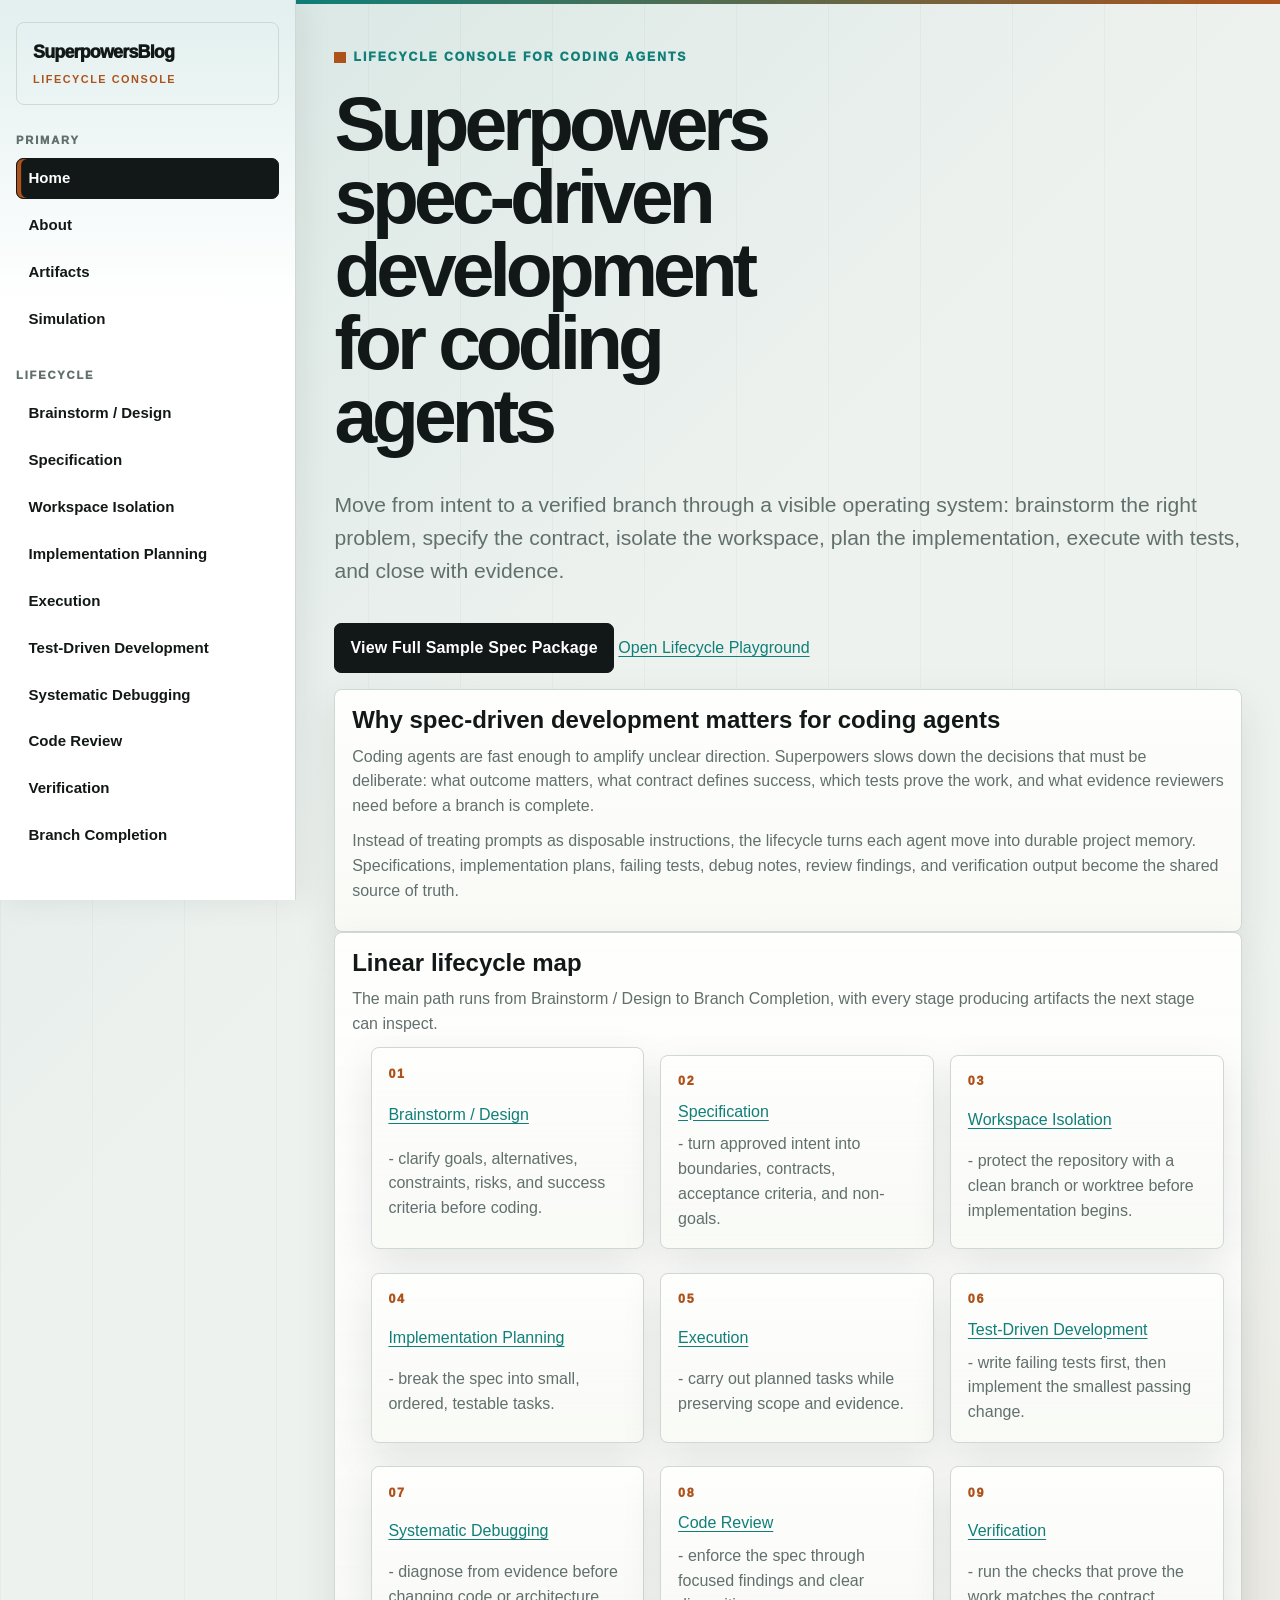
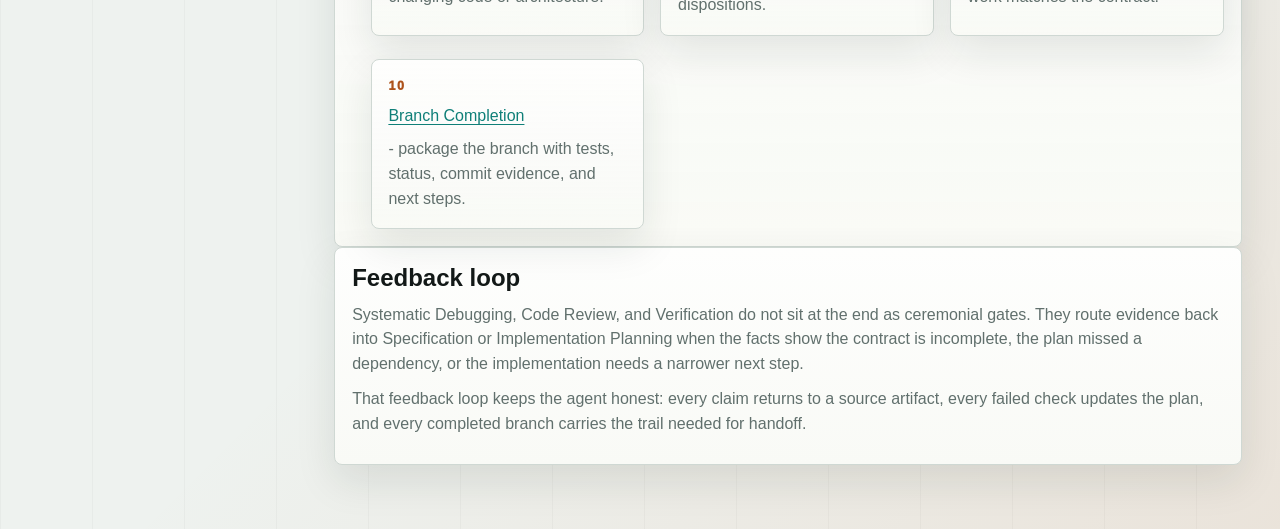
<file: index.html>
<!doctype html>
<html lang="en">
<head>
  <meta charset="utf-8">
  <meta name="viewport" content="width=device-width, initial-scale=1">
  <title>Superpowers Blog</title>
  <link rel="stylesheet" href="assets/styles.css">
</head>
<body>
  <a class="skip-link" href="#main-content">Skip to main content</a>
  <header data-nav-root data-nav-base="." data-page-label="Superpowers Blog Home"></header>
  <main id="main-content" class="site-shell">
    <section class="phase-page">
      <p class="phase-kicker">Lifecycle console for coding agents</p>
      <h1 class="phase-title">Superpowers spec-driven development for coding agents</h1>
      <p class="phase-goal">Move from intent to a verified branch through a visible operating system: brainstorm the right problem, specify the contract, isolate the workspace, plan the implementation, execute with tests, and close with evidence.</p>
      <p>
        <a class="button-link" href="./artifacts.html">View Full Sample Spec Package</a>
        <a href="./simulation.html">Open Lifecycle Playground</a>
      </p>
    </section>

    <section class="phase-section">
      <h2>Why spec-driven development matters for coding agents</h2>
      <p>Coding agents are fast enough to amplify unclear direction. Superpowers slows down the decisions that must be deliberate: what outcome matters, what contract defines success, which tests prove the work, and what evidence reviewers need before a branch is complete.</p>
      <p>Instead of treating prompts as disposable instructions, the lifecycle turns each agent move into durable project memory. Specifications, implementation plans, failing tests, debug notes, review findings, and verification output become the shared source of truth.</p>
    </section>

    <section class="phase-section">
      <h2>Linear lifecycle map</h2>
      <p>The main path runs from Brainstorm / Design to Branch Completion, with every stage producing artifacts the next stage can inspect.</p>
      <ol class="phase-map" aria-label="Superpowers lifecycle from design to branch completion">
        <li><a href="./phases/fundamentals.html">Brainstorm / Design</a> - clarify goals, alternatives, constraints, risks, and success criteria before coding.</li>
        <li><a href="./phases/discovery.html">Specification</a> - turn approved intent into boundaries, contracts, acceptance criteria, and non-goals.</li>
        <li><a href="./phases/specification.html">Workspace Isolation</a> - protect the repository with a clean branch or worktree before implementation begins.</li>
        <li><a href="./phases/implementation-planning.html">Implementation Planning</a> - break the spec into small, ordered, testable tasks.</li>
        <li><a href="./phases/workspace-setup.html">Execution</a> - carry out planned tasks while preserving scope and evidence.</li>
        <li><a href="./phases/tdd.html">Test-Driven Development</a> - write failing tests first, then implement the smallest passing change.</li>
        <li><a href="./phases/systematic-debugging.html">Systematic Debugging</a> - diagnose from evidence before changing code or architecture.</li>
        <li><a href="./phases/code-review.html">Code Review</a> - enforce the spec through focused findings and clear dispositions.</li>
        <li><a href="./phases/verification.html">Verification</a> - run the checks that prove the work matches the contract.</li>
        <li><a href="./phases/completion.html">Branch Completion</a> - package the branch with tests, status, commit evidence, and next steps.</li>
      </ol>
    </section>

    <section class="phase-section">
      <h2>Feedback loop</h2>
      <p>Systematic Debugging, Code Review, and Verification do not sit at the end as ceremonial gates. They route evidence back into Specification or Implementation Planning when the facts show the contract is incomplete, the plan missed a dependency, or the implementation needs a narrower next step.</p>
      <p>That feedback loop keeps the agent honest: every claim returns to a source artifact, every failed check updates the plan, and every completed branch carries the trail needed for handoff.</p>
    </section>
  </main>
  <script src="assets/app.js"></script>
</body>
</html>
</file>
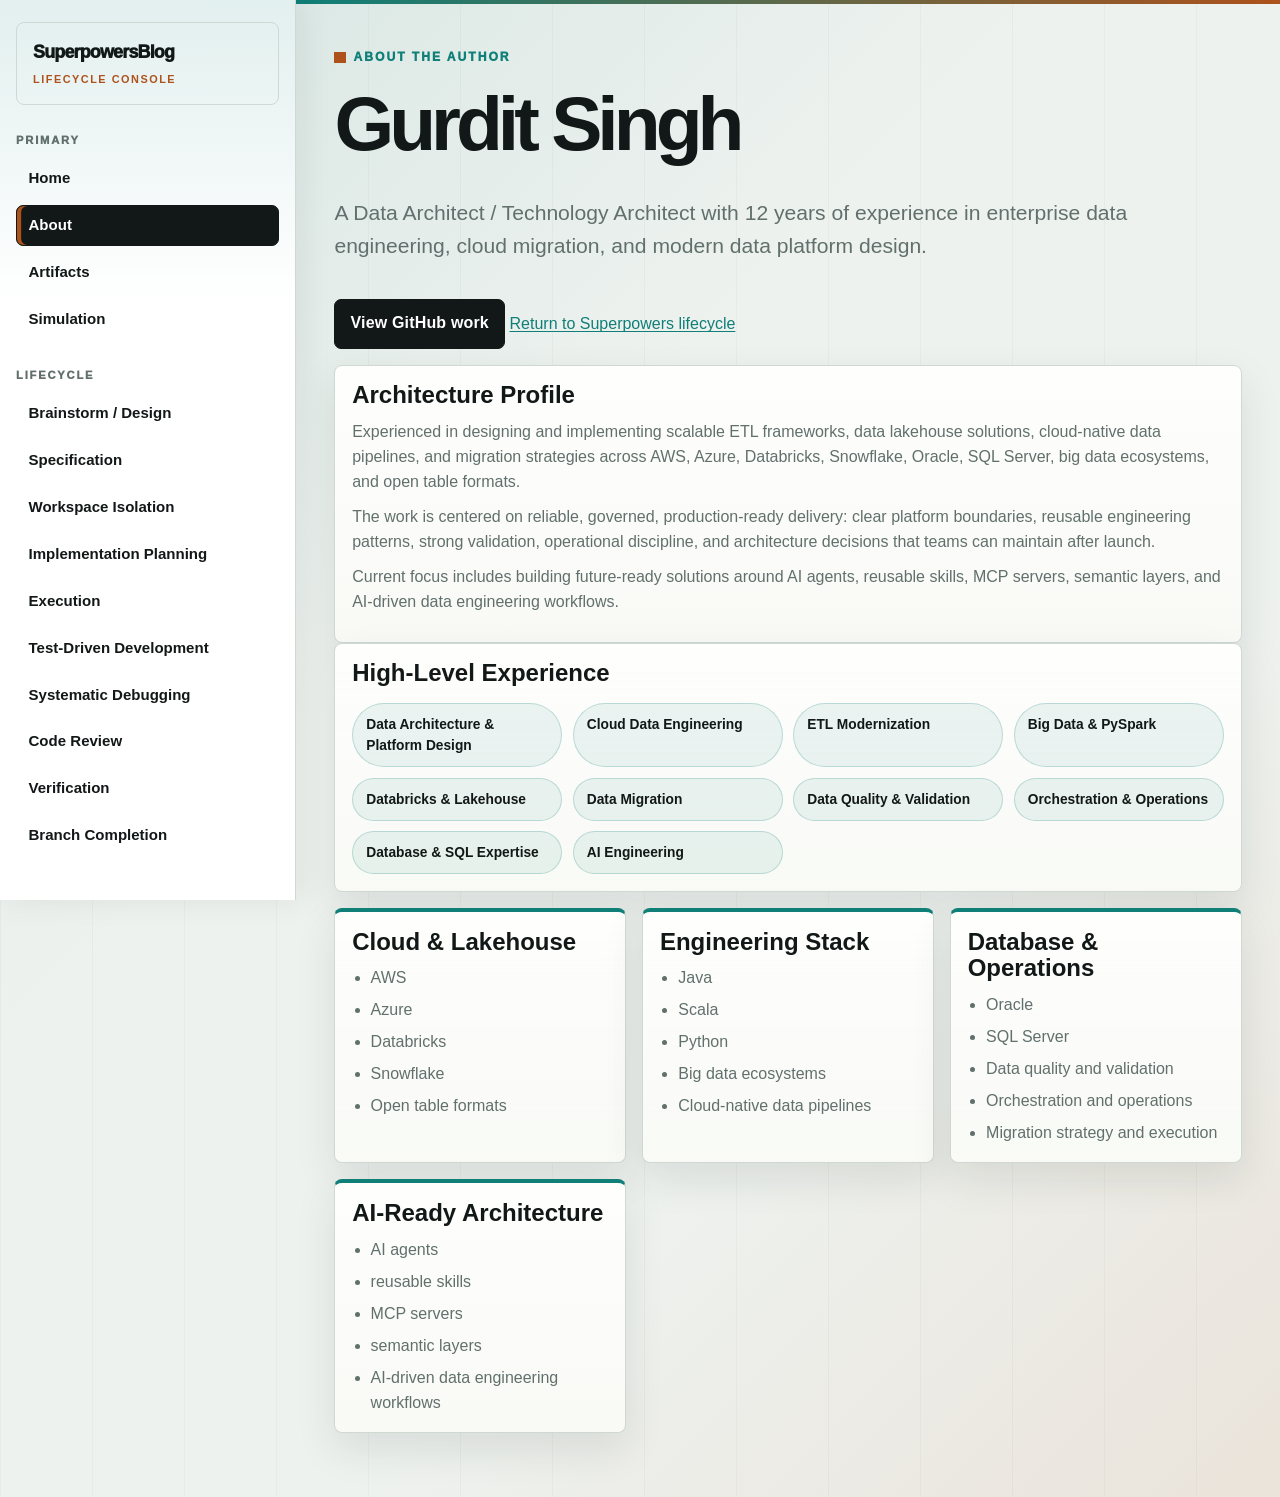
<file: about.html>
<!doctype html>
<html lang="en">
<head>
  <meta charset="utf-8">
  <meta name="viewport" content="width=device-width, initial-scale=1">
  <title>About the Author</title>
  <link rel="stylesheet" href="assets/styles.css">
</head>
<body>
  <a class="skip-link" href="#main-content">Skip to main content</a>
  <header data-nav-root data-nav-base="." data-page-label="About"></header>
  <main id="main-content" class="site-shell about-page">
    <section class="phase-page about-hero">
      <p class="phase-kicker">About the Author</p>
      <h1 class="phase-title">Gurdit Singh</h1>
      <p class="phase-goal">A Data Architect / Technology Architect with 12 years of experience in enterprise data engineering, cloud migration, and modern data platform design.</p>
      <p>
        <a class="button-link" href="https://github.com/gurditsingh">View GitHub work</a>
        <a href="./index.html">Return to Superpowers lifecycle</a>
      </p>
    </section>

    <section class="phase-section about-profile-card">
      <h2>Architecture Profile</h2>
      <p>Experienced in designing and implementing scalable ETL frameworks, data lakehouse solutions, cloud-native data pipelines, and migration strategies across AWS, Azure, Databricks, Snowflake, Oracle, SQL Server, big data ecosystems, and open table formats.</p>
      <p>The work is centered on reliable, governed, production-ready delivery: clear platform boundaries, reusable engineering patterns, strong validation, operational discipline, and architecture decisions that teams can maintain after launch.</p>
      <p>Current focus includes building future-ready solutions around AI agents, reusable skills, MCP servers, semantic layers, and AI-driven data engineering workflows.</p>
    </section>

    <section class="phase-section">
      <h2>High-Level Experience</h2>
      <div class="about-capability-grid" aria-label="High-level experience areas">
        <span>Data Architecture &amp; Platform Design</span>
        <span>Cloud Data Engineering</span>
        <span>ETL Modernization</span>
        <span>Big Data &amp; PySpark</span>
        <span>Databricks &amp; Lakehouse</span>
        <span>Data Migration</span>
        <span>Data Quality &amp; Validation</span>
        <span>Orchestration &amp; Operations</span>
        <span>Database &amp; SQL Expertise</span>
        <span>AI Engineering</span>
      </div>
    </section>

    <section class="phase-grid about-platform-grid" aria-label="Platform experience groups">
      <article class="phase-section">
        <h2>Cloud &amp; Lakehouse</h2>
        <ul>
          <li>AWS</li>
          <li>Azure</li>
          <li>Databricks</li>
          <li>Snowflake</li>
          <li>Open table formats</li>
        </ul>
      </article>
      <article class="phase-section">
        <h2>Engineering Stack</h2>
        <ul>
          <li>Java</li>
          <li>Scala</li>
          <li>Python</li>
          <li>Big data ecosystems</li>
          <li>Cloud-native data pipelines</li>
        </ul>
      </article>
      <article class="phase-section">
        <h2>Database &amp; Operations</h2>
        <ul>
          <li>Oracle</li>
          <li>SQL Server</li>
          <li>Data quality and validation</li>
          <li>Orchestration and operations</li>
          <li>Migration strategy and execution</li>
        </ul>
      </article>
      <article class="phase-section">
        <h2>AI-Ready Architecture</h2>
        <ul>
          <li>AI agents</li>
          <li>reusable skills</li>
          <li>MCP servers</li>
          <li>semantic layers</li>
          <li>AI-driven data engineering workflows</li>
        </ul>
      </article>
    </section>
  </main>
  <script src="assets/app.js"></script>
</body>
</html>
</file>
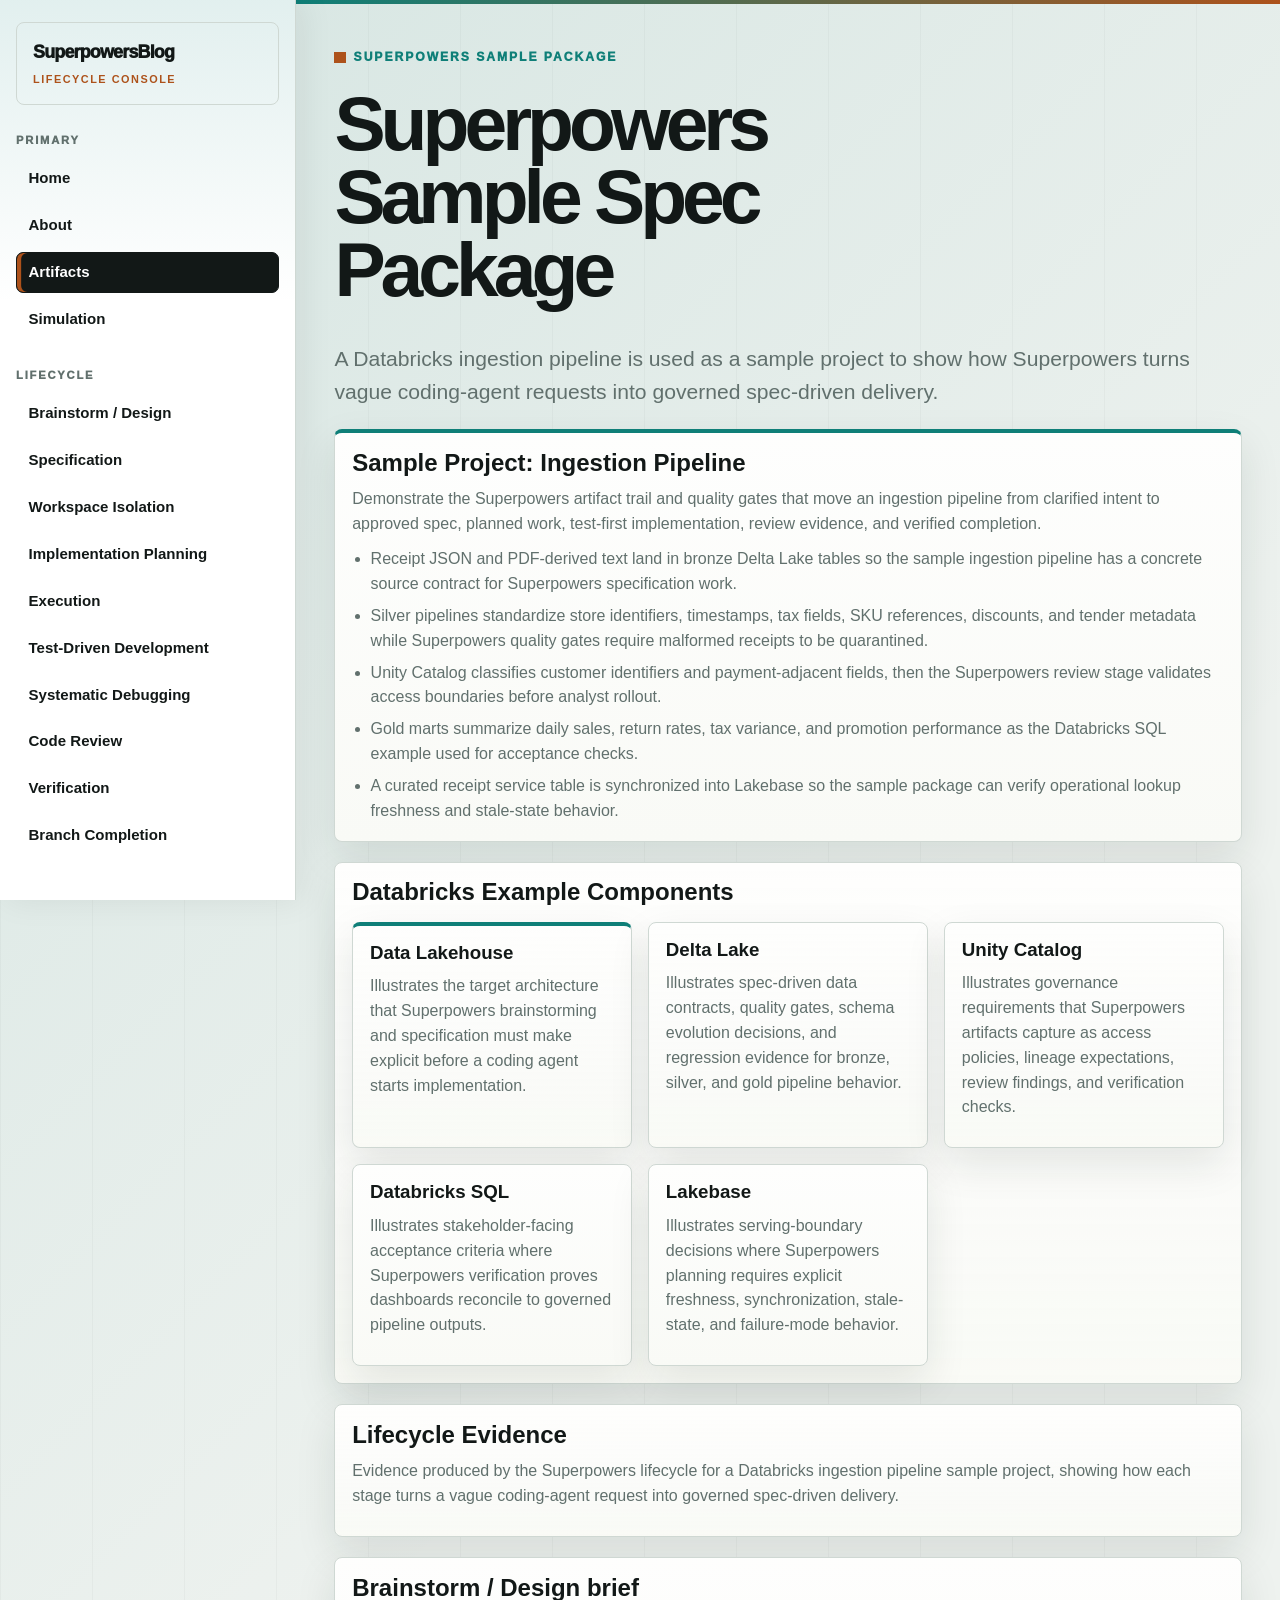
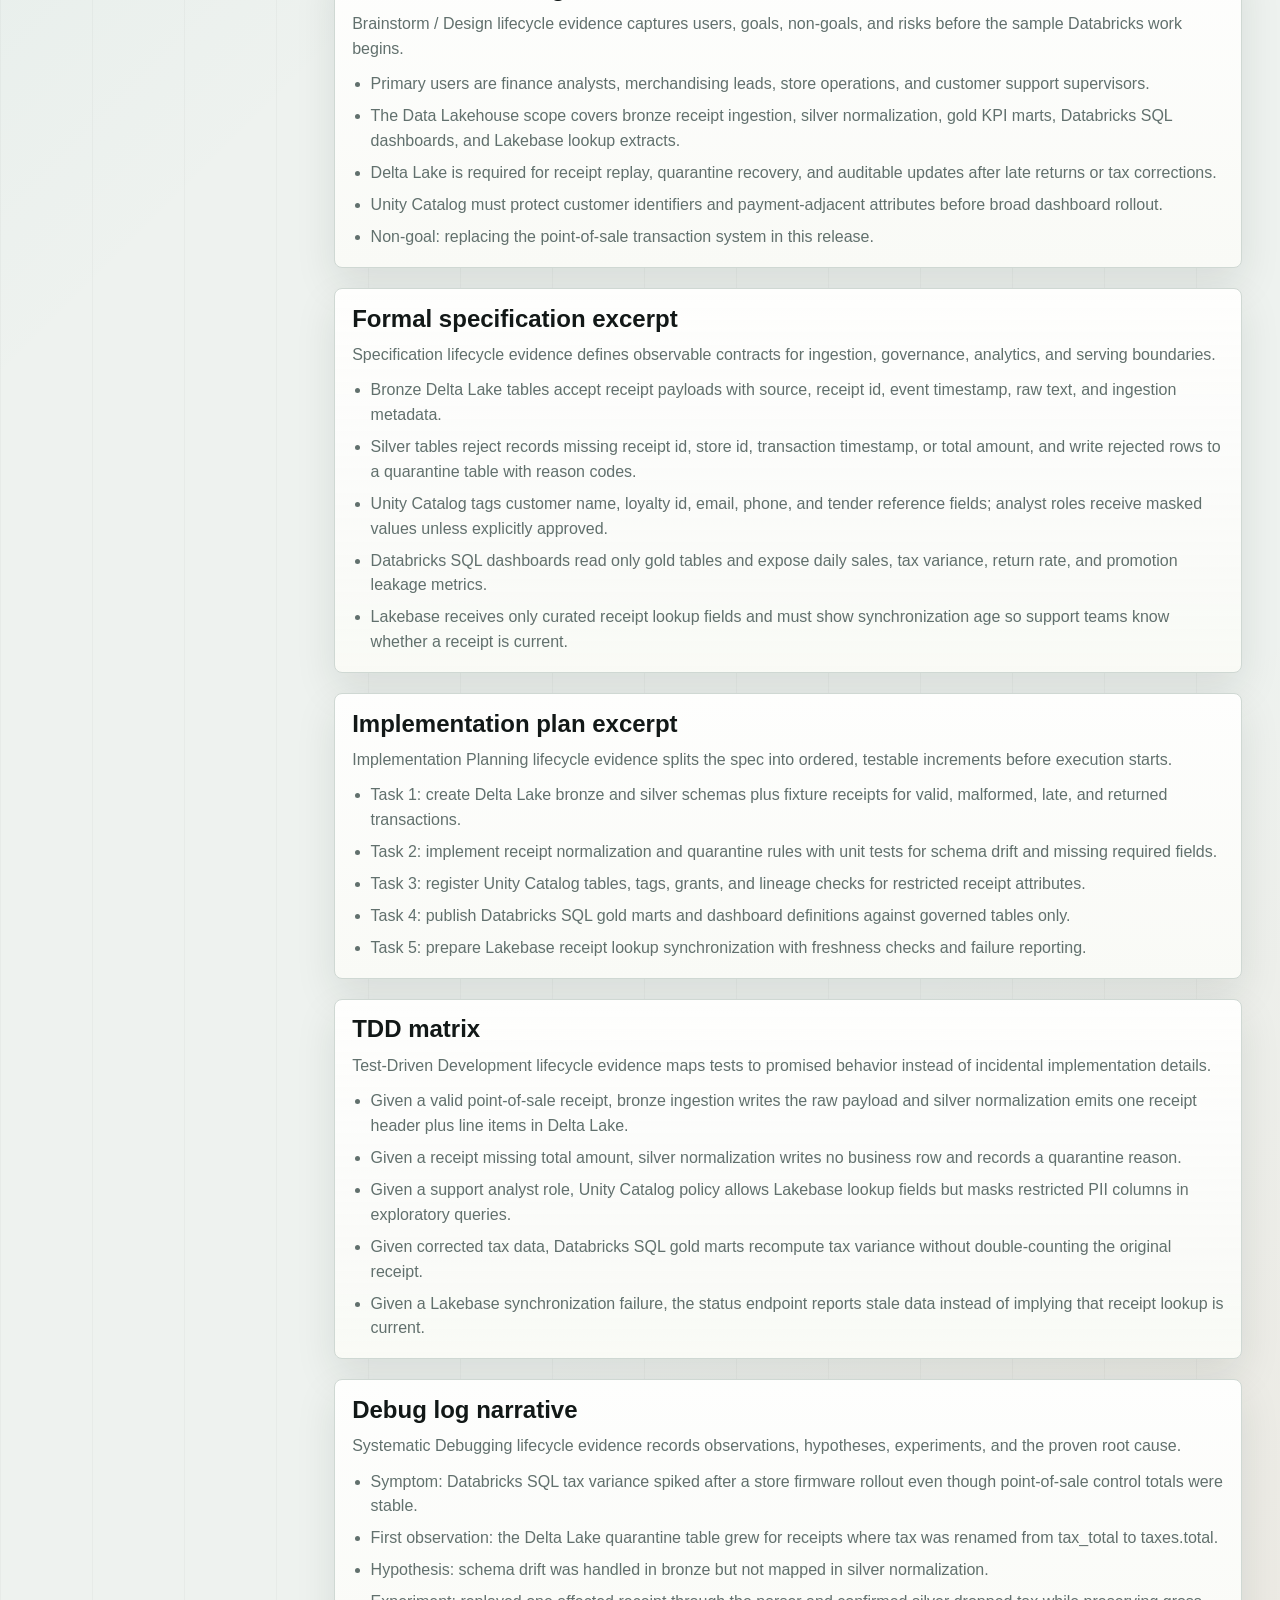
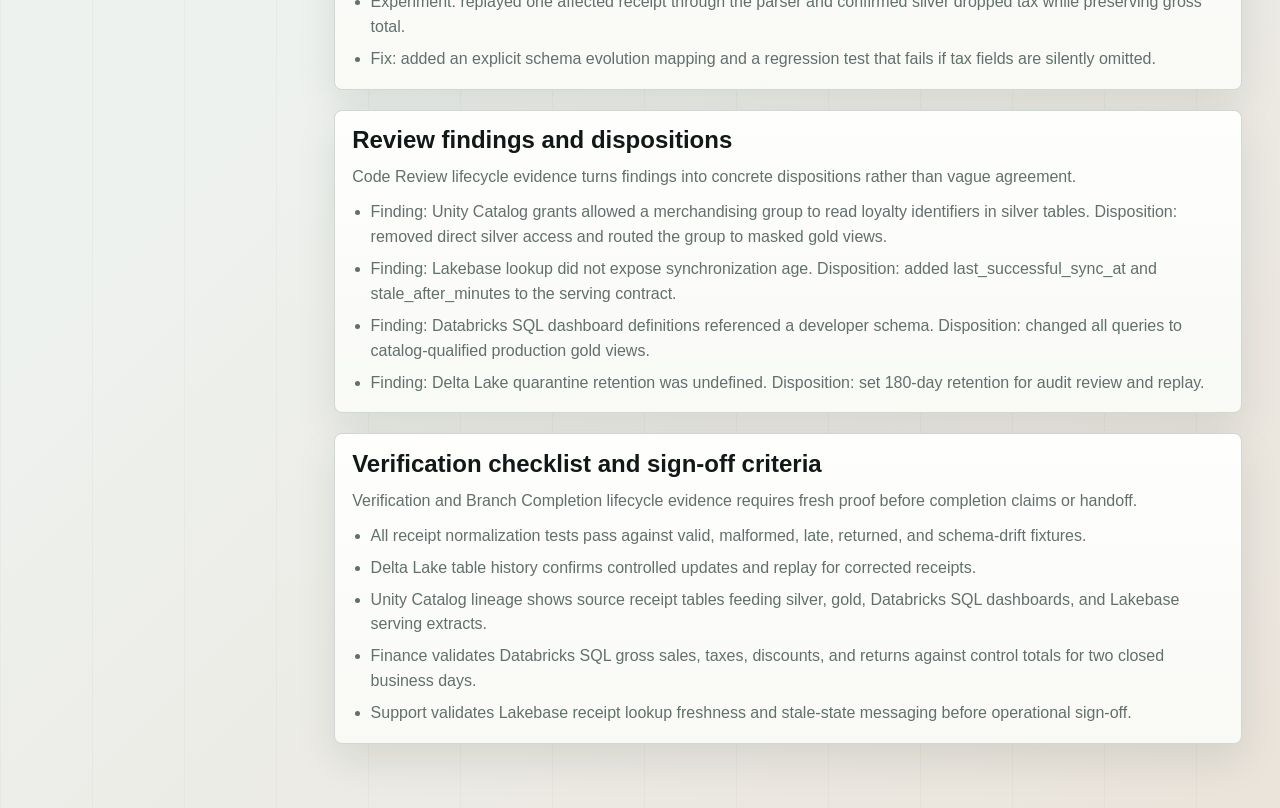
<file: artifacts.html>
<!doctype html>
<html lang="en">
<head>
  <meta charset="utf-8">
  <meta name="viewport" content="width=device-width, initial-scale=1">
  <title>Artifacts</title>
  <link rel="stylesheet" href="assets/styles.css">
</head>
<body>
  <a class="skip-link" href="#main-content">Skip to main content</a>
  <header data-nav-root data-nav-base="." data-page-label="Artifacts"></header>
  <main id="main-content" data-artifacts-root data-artifacts-base="."></main>
  <script src="assets/app.js"></script>
</body>
</html>
</file>
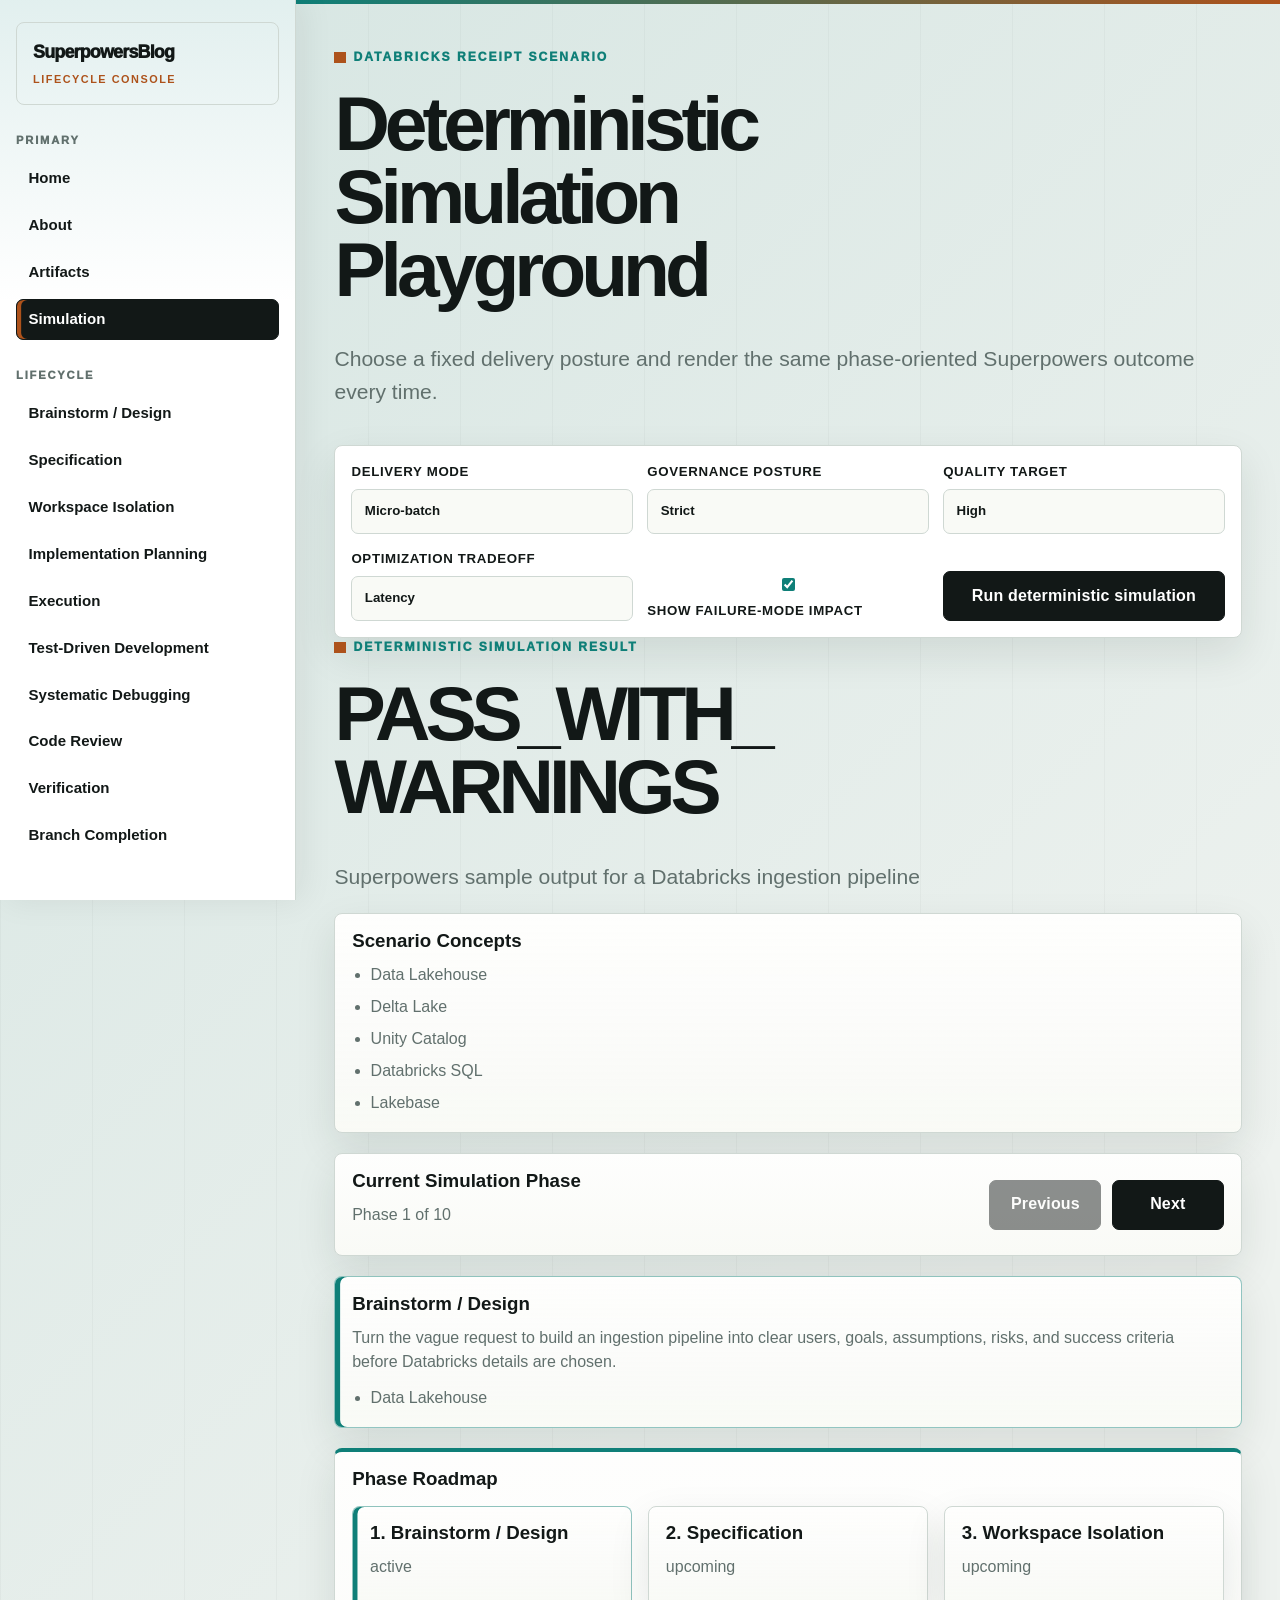
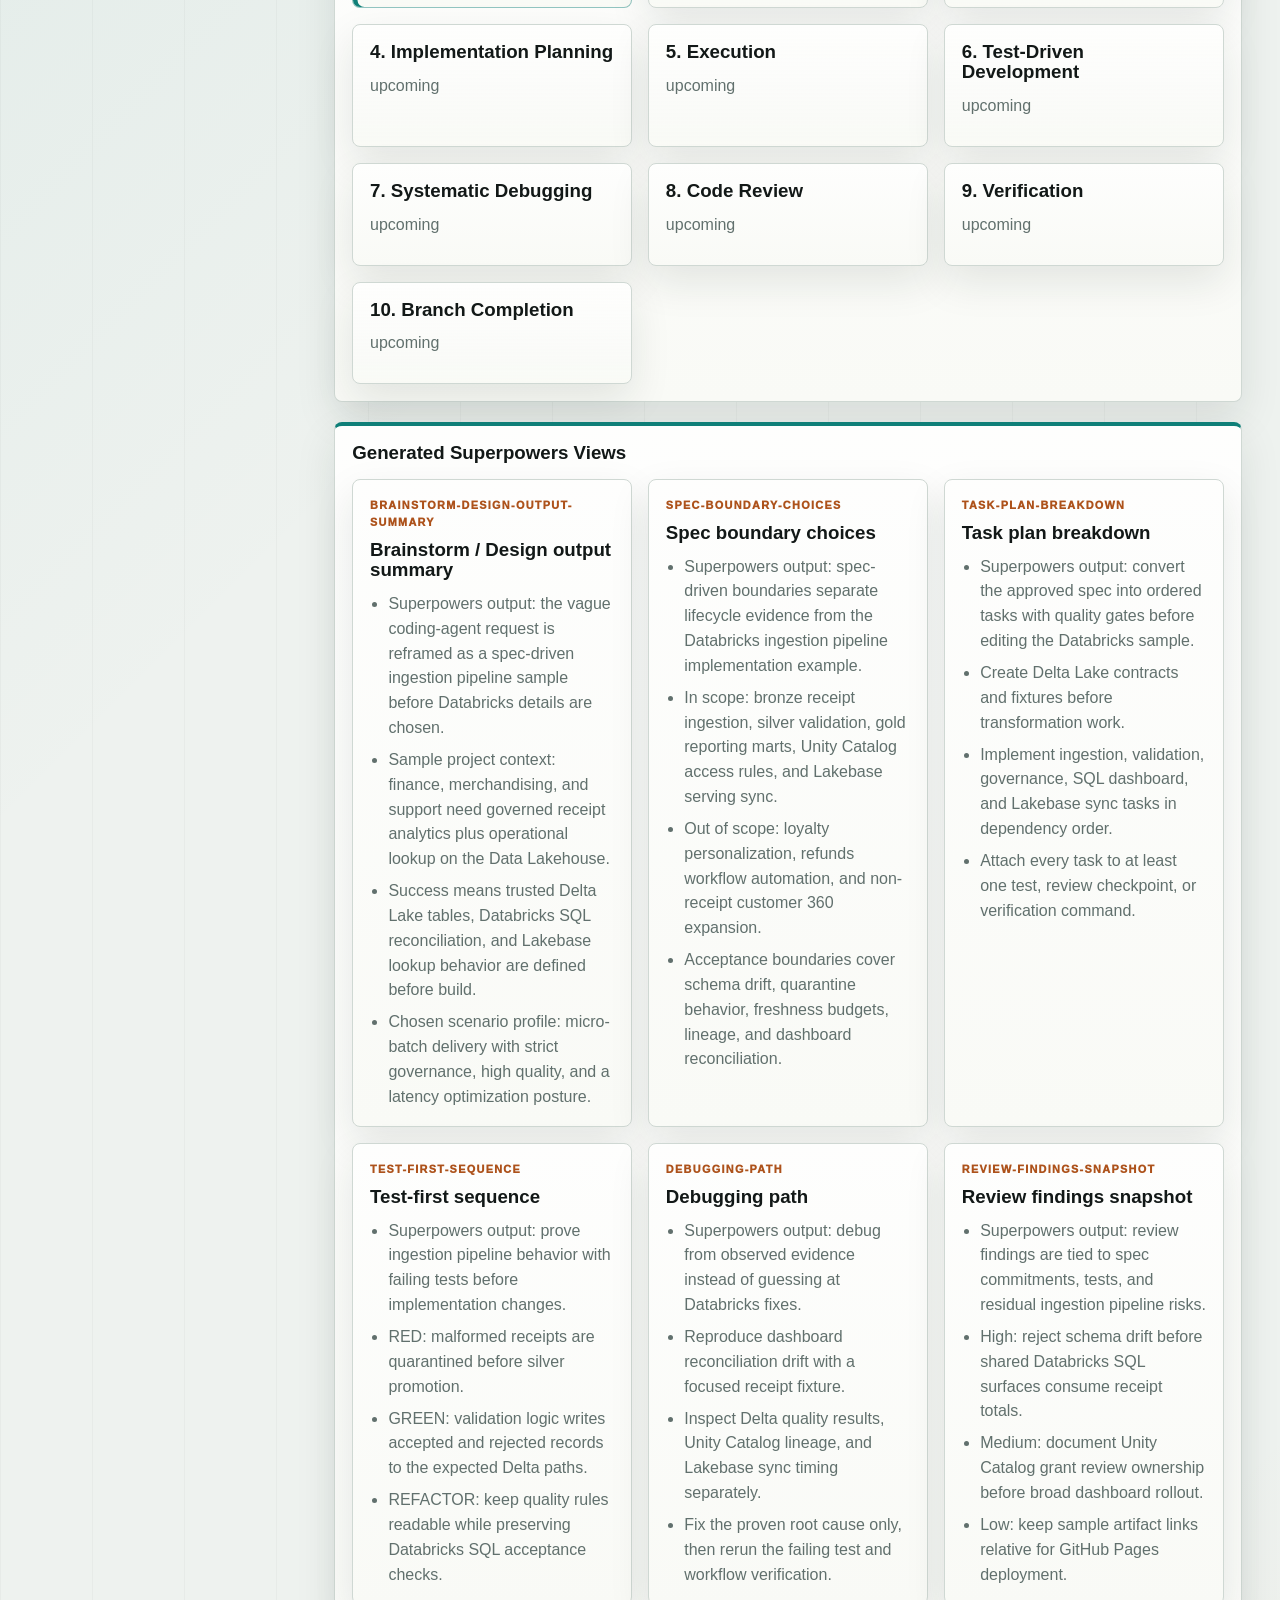
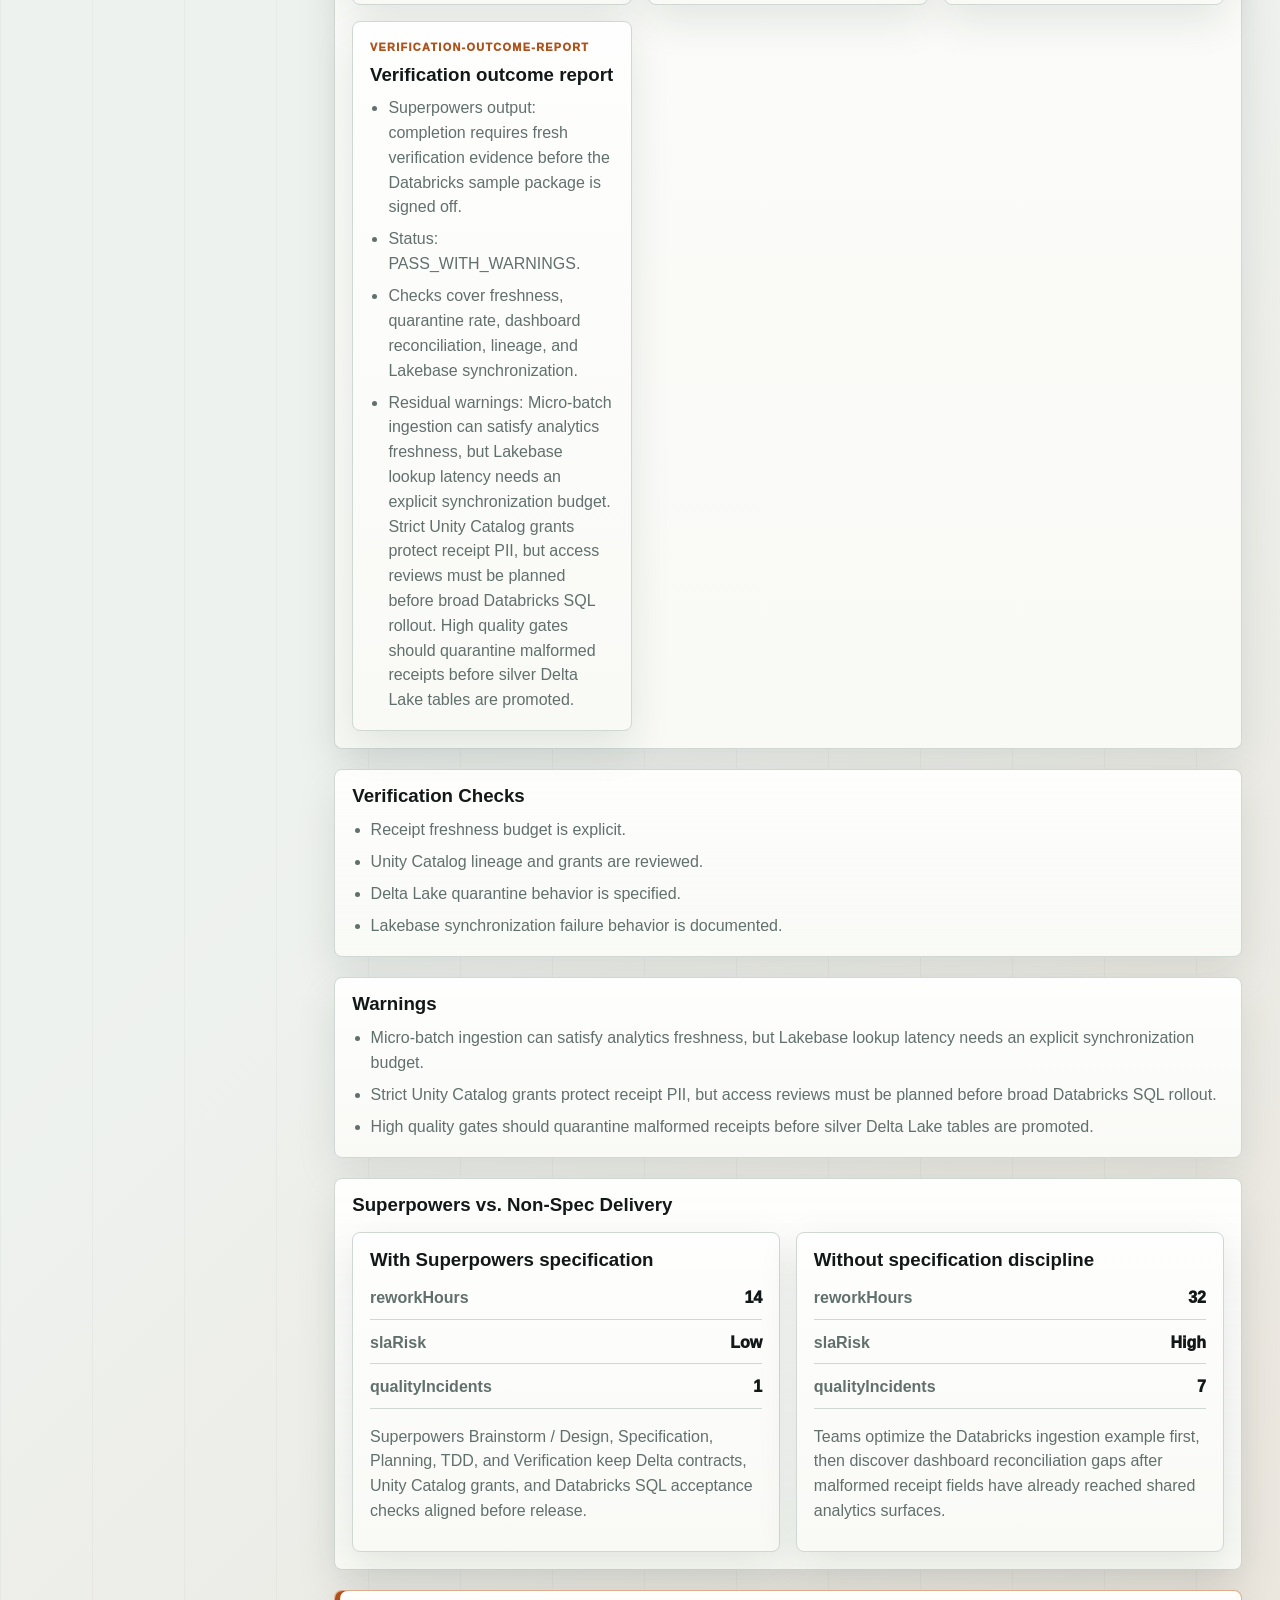
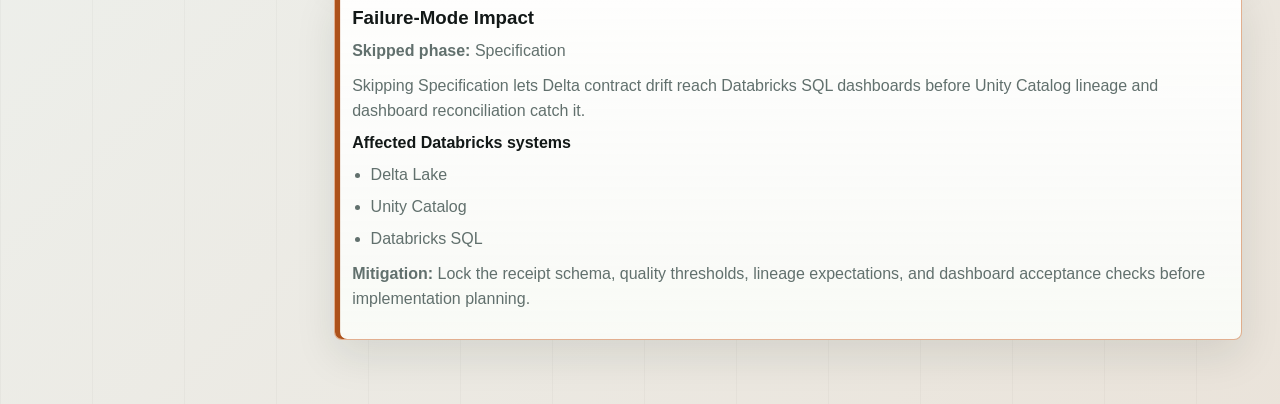
<file: simulation.html>
<!doctype html>
<html lang="en">
<head>
  <meta charset="utf-8">
  <meta name="viewport" content="width=device-width, initial-scale=1">
  <title>Simulation</title>
  <link rel="stylesheet" href="assets/styles.css">
</head>
<body>
  <a class="skip-link" href="#main-content">Skip to main content</a>
  <header data-nav-root data-nav-base="." data-page-label="Simulation"></header>
  <main id="main-content" class="site-shell">
    <section class="phase-page">
      <p class="phase-kicker">Databricks receipt scenario</p>
      <h1 class="phase-title">Deterministic Simulation Playground</h1>
      <p class="phase-goal">Choose a fixed delivery posture and render the same phase-oriented Superpowers outcome every time.</p>

      <form data-simulation-form>
        <label>
          Delivery mode
          <select name="mode">
            <option value="micro-batch" selected>Micro-batch</option>
            <option value="batch">Batch</option>
          </select>
        </label>
        <label>
          Governance posture
          <select name="governance">
            <option value="strict" selected>Strict</option>
            <option value="standard">Standard</option>
          </select>
        </label>
        <label>
          Quality target
          <select name="quality">
            <option value="high" selected>High</option>
            <option value="standard">Standard</option>
          </select>
        </label>
        <label>
          Optimization tradeoff
          <select name="tradeoff">
            <option value="latency" selected>Latency</option>
            <option value="throughput">Throughput</option>
            <option value="cost">Cost</option>
          </select>
        </label>
        <label class="simulation-toggle">
          <input type="checkbox" name="showFailureImpact" checked>
          Show failure-mode impact
        </label>
        <button type="submit">Run deterministic simulation</button>
      </form>
    </section>
    <section
      data-simulation-result
      role="region"
      aria-live="polite"
      aria-atomic="false"
      aria-label="Simulation output"
    ></section>
  </main>
  <script src="assets/app.js"></script>
</body>
</html>
</file>
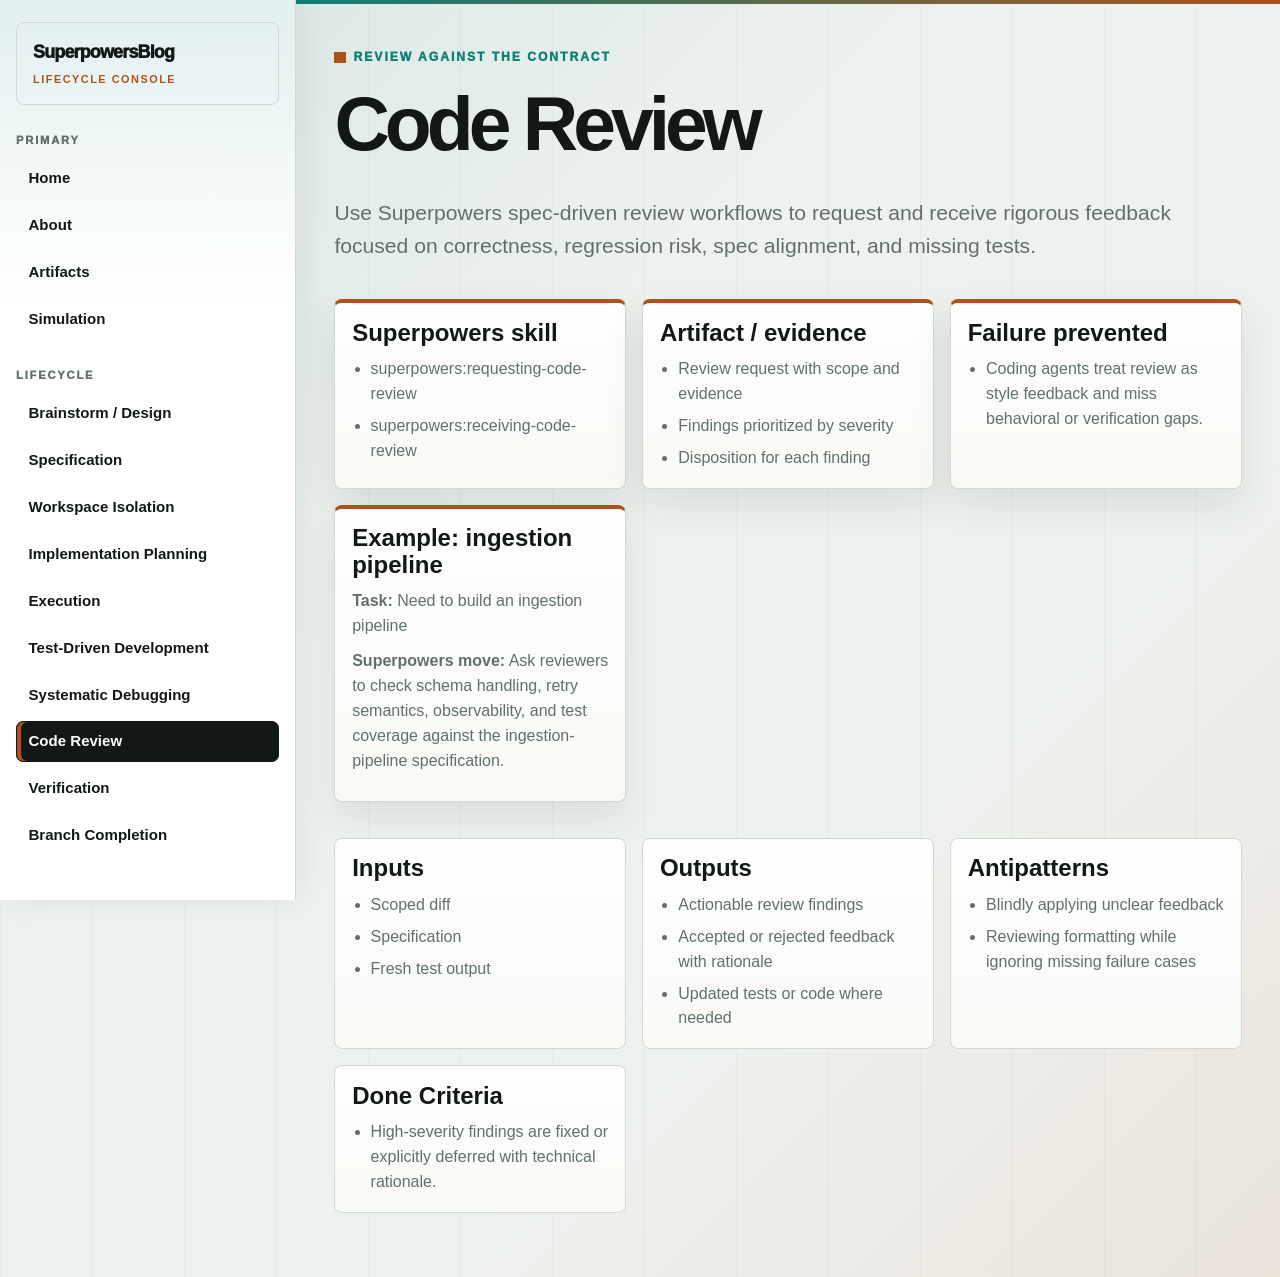
<file: phases/code-review.html>
<!doctype html>
<html lang="en">
<head>
  <meta charset="utf-8">
  <meta name="viewport" content="width=device-width, initial-scale=1">
  <title>Code Review</title>
  <link rel="stylesheet" href="../assets/styles.css">
</head>
<body>
  <a class="skip-link" href="#main-content">Skip to main content</a>
  <header data-nav-root data-nav-base=".." data-page-label="Code Review"></header>
  <main id="main-content" data-phase-root data-phase-base=".." data-phase-slug="code-review"></main>
  <script src="../assets/app.js"></script>
</body>
</html>
</file>
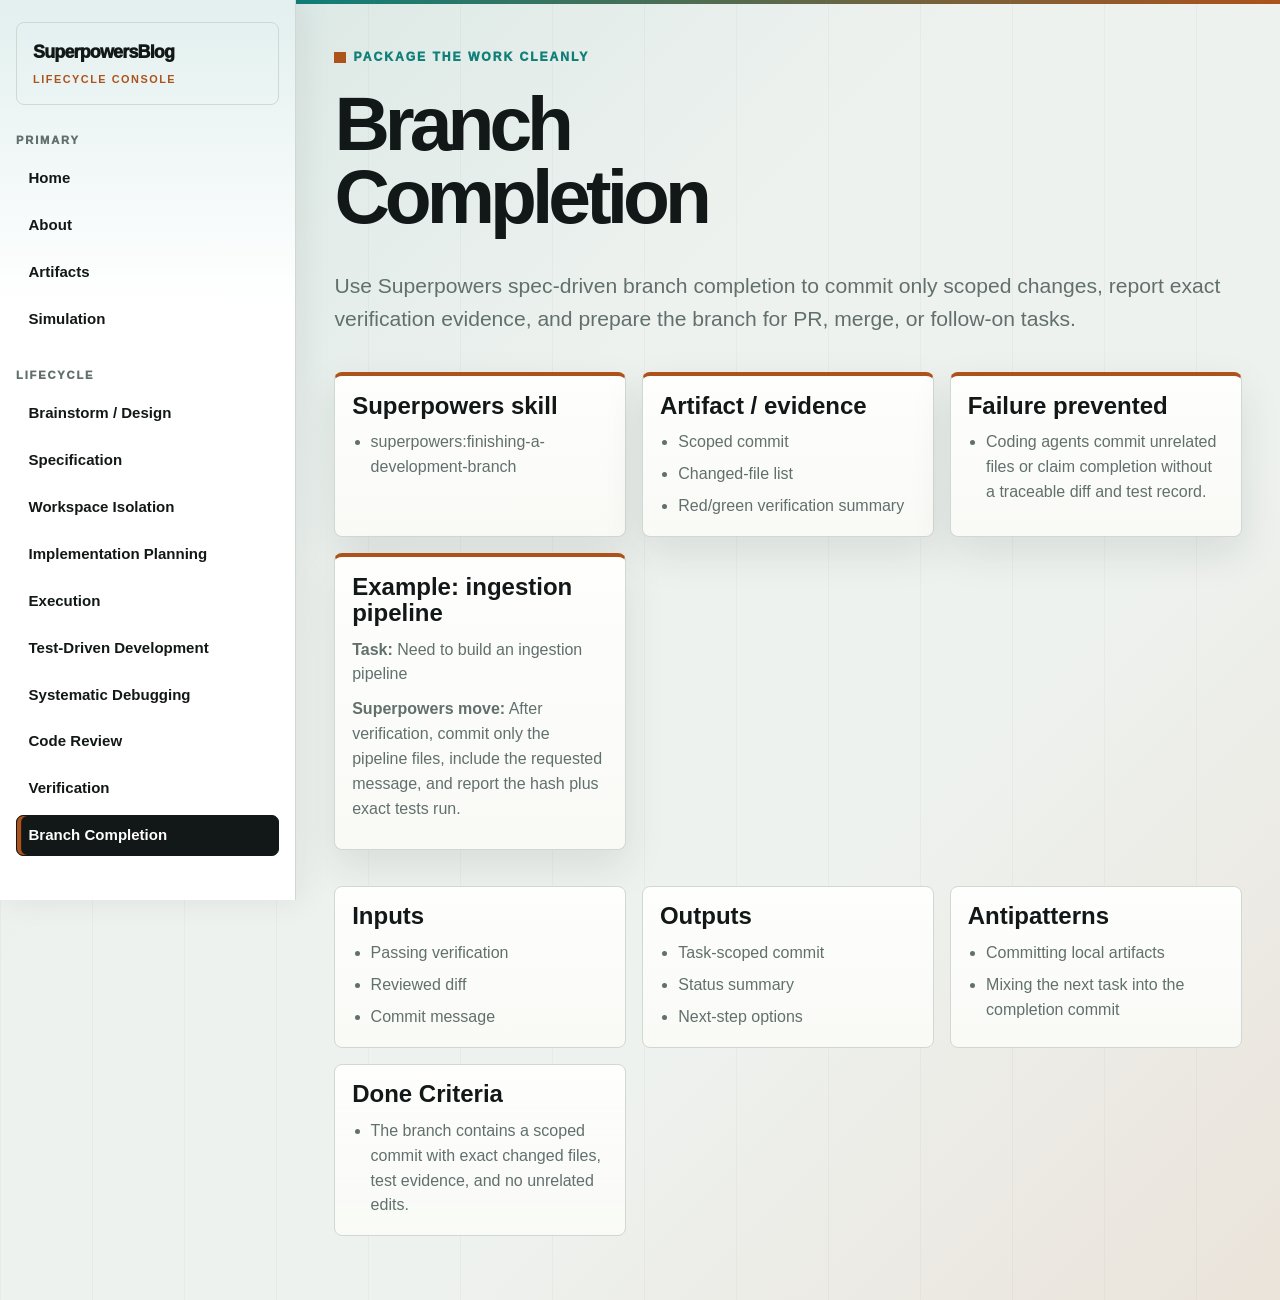
<file: phases/completion.html>
<!doctype html>
<html lang="en">
<head>
  <meta charset="utf-8">
  <meta name="viewport" content="width=device-width, initial-scale=1">
  <title>Branch Completion</title>
  <link rel="stylesheet" href="../assets/styles.css">
</head>
<body>
  <a class="skip-link" href="#main-content">Skip to main content</a>
  <header data-nav-root data-nav-base=".." data-page-label="Branch Completion"></header>
  <main id="main-content" data-phase-root data-phase-base=".." data-phase-slug="completion"></main>
  <script src="../assets/app.js"></script>
</body>
</html>
</file>
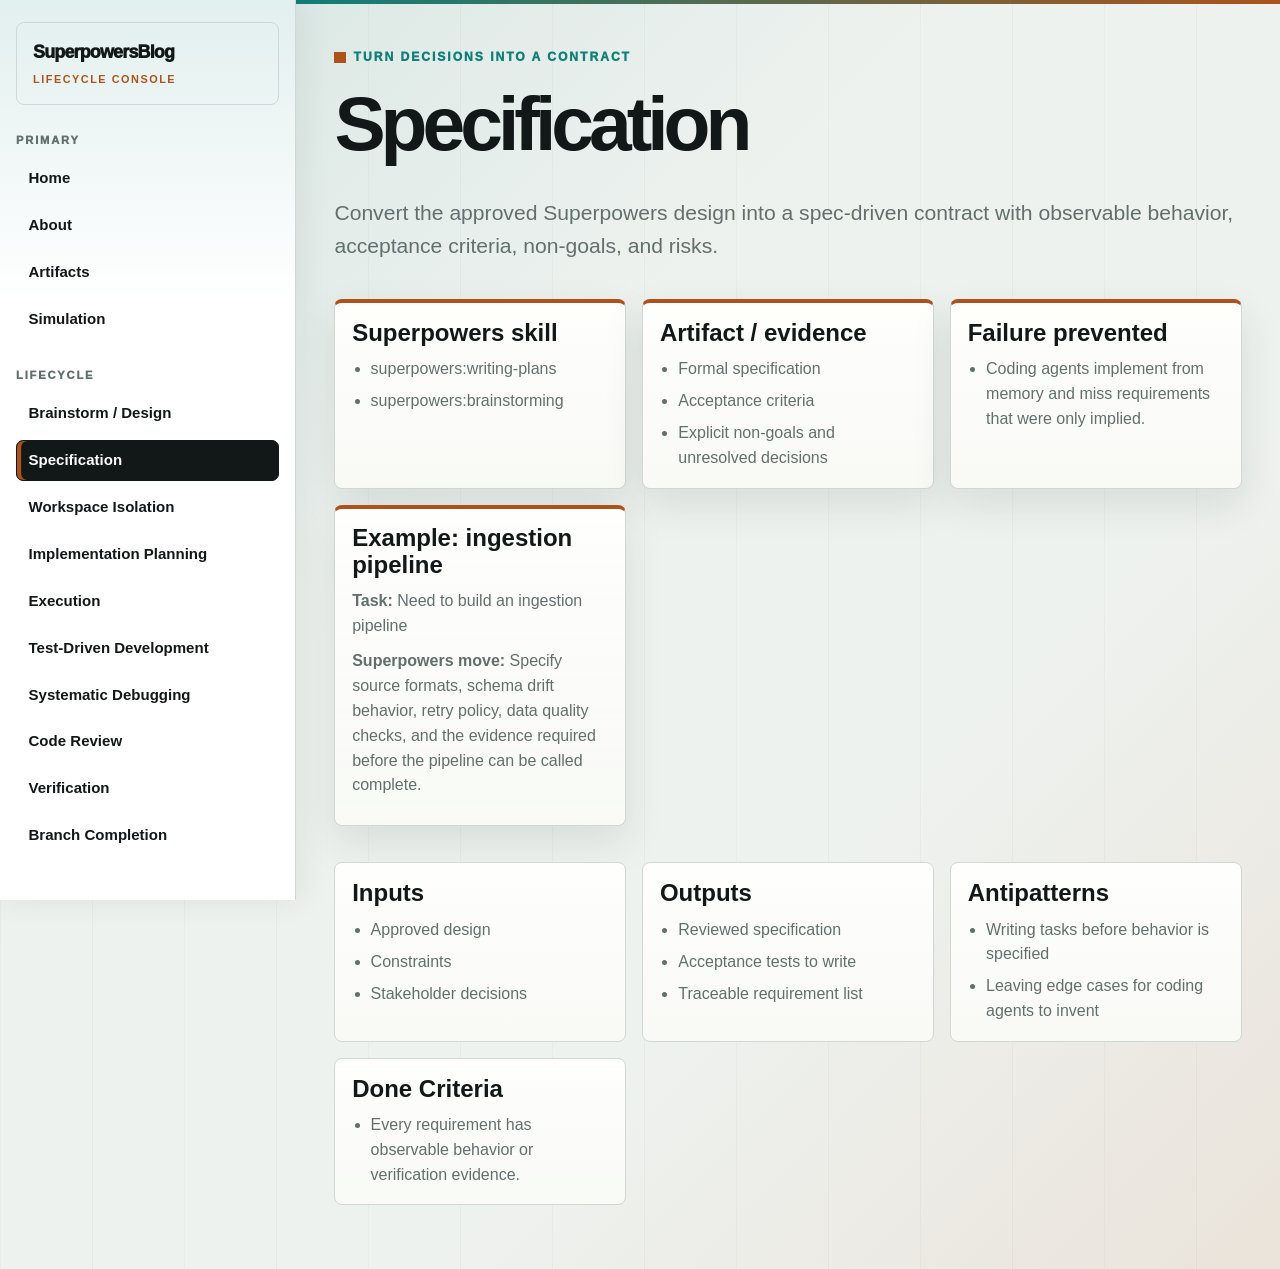
<file: phases/discovery.html>
<!doctype html>
<html lang="en">
<head>
  <meta charset="utf-8">
  <meta name="viewport" content="width=device-width, initial-scale=1">
  <title>Specification</title>
  <link rel="stylesheet" href="../assets/styles.css">
</head>
<body>
  <a class="skip-link" href="#main-content">Skip to main content</a>
  <header data-nav-root data-nav-base=".." data-page-label="Specification"></header>
  <main id="main-content" data-phase-root data-phase-base=".." data-phase-slug="discovery"></main>
  <script src="../assets/app.js"></script>
</body>
</html>
</file>
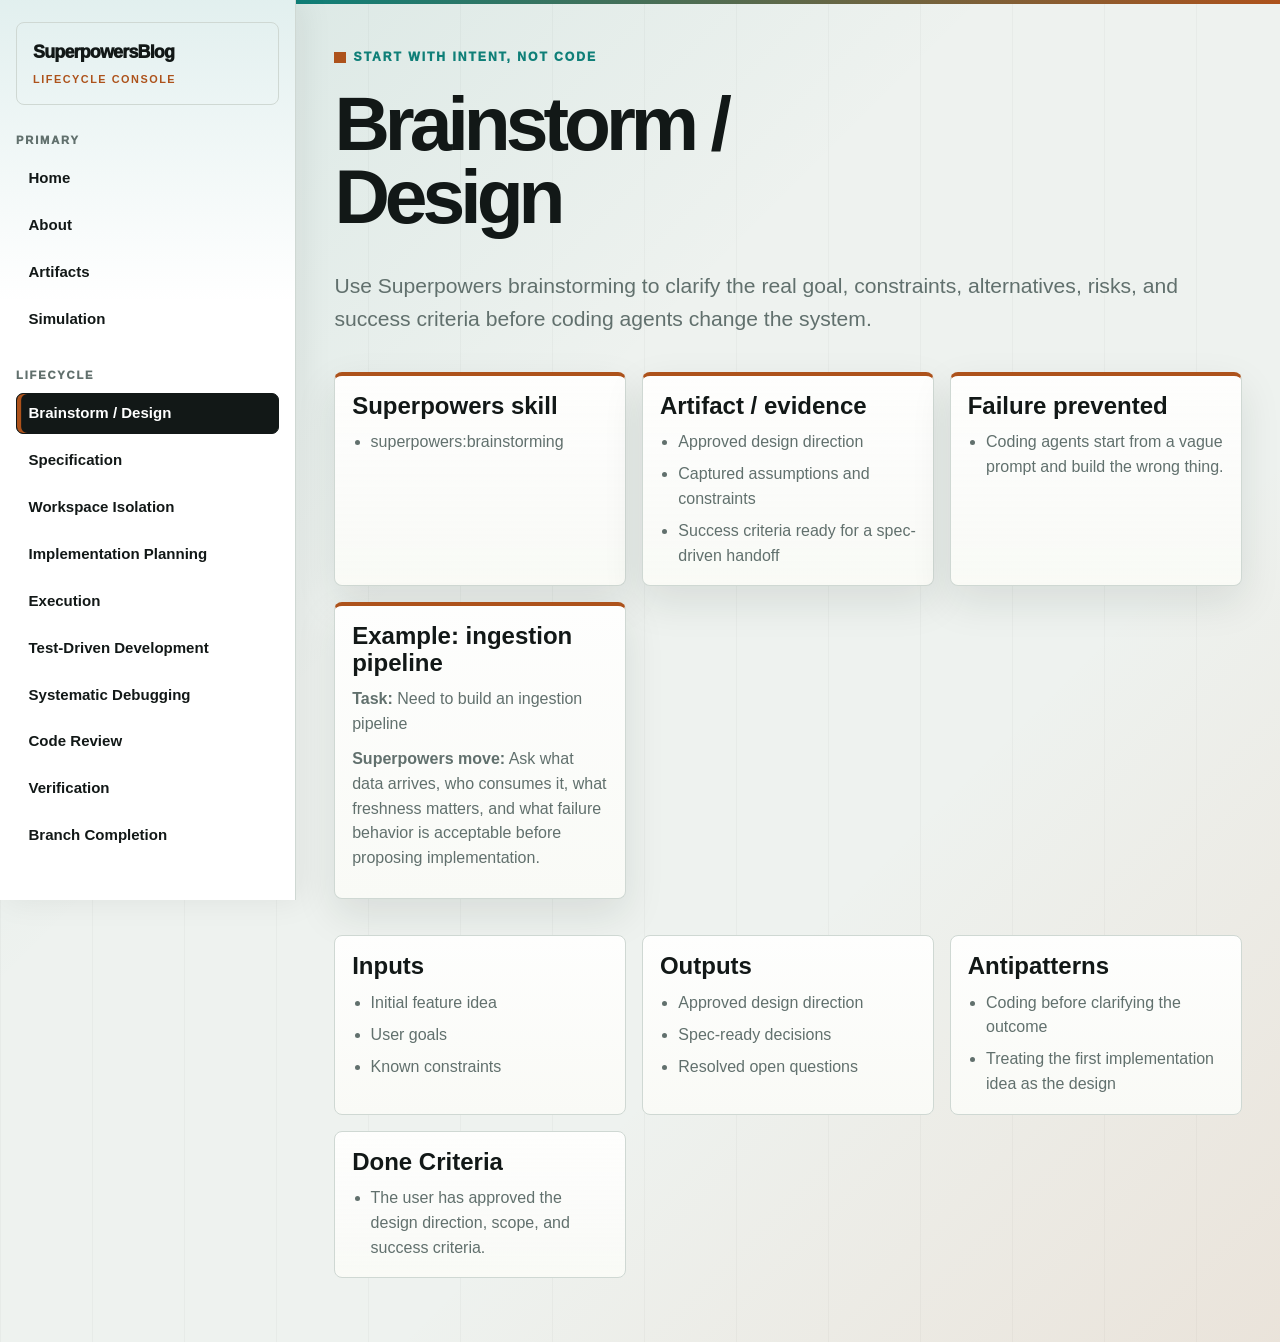
<file: phases/fundamentals.html>
<!doctype html>
<html lang="en">
<head>
  <meta charset="utf-8">
  <meta name="viewport" content="width=device-width, initial-scale=1">
  <title>Brainstorm / Design</title>
  <link rel="stylesheet" href="../assets/styles.css">
</head>
<body>
  <a class="skip-link" href="#main-content">Skip to main content</a>
  <header data-nav-root data-nav-base=".." data-page-label="Brainstorm / Design"></header>
  <main id="main-content" data-phase-root data-phase-base=".." data-phase-slug="fundamentals"></main>
  <script src="../assets/app.js"></script>
</body>
</html>
</file>
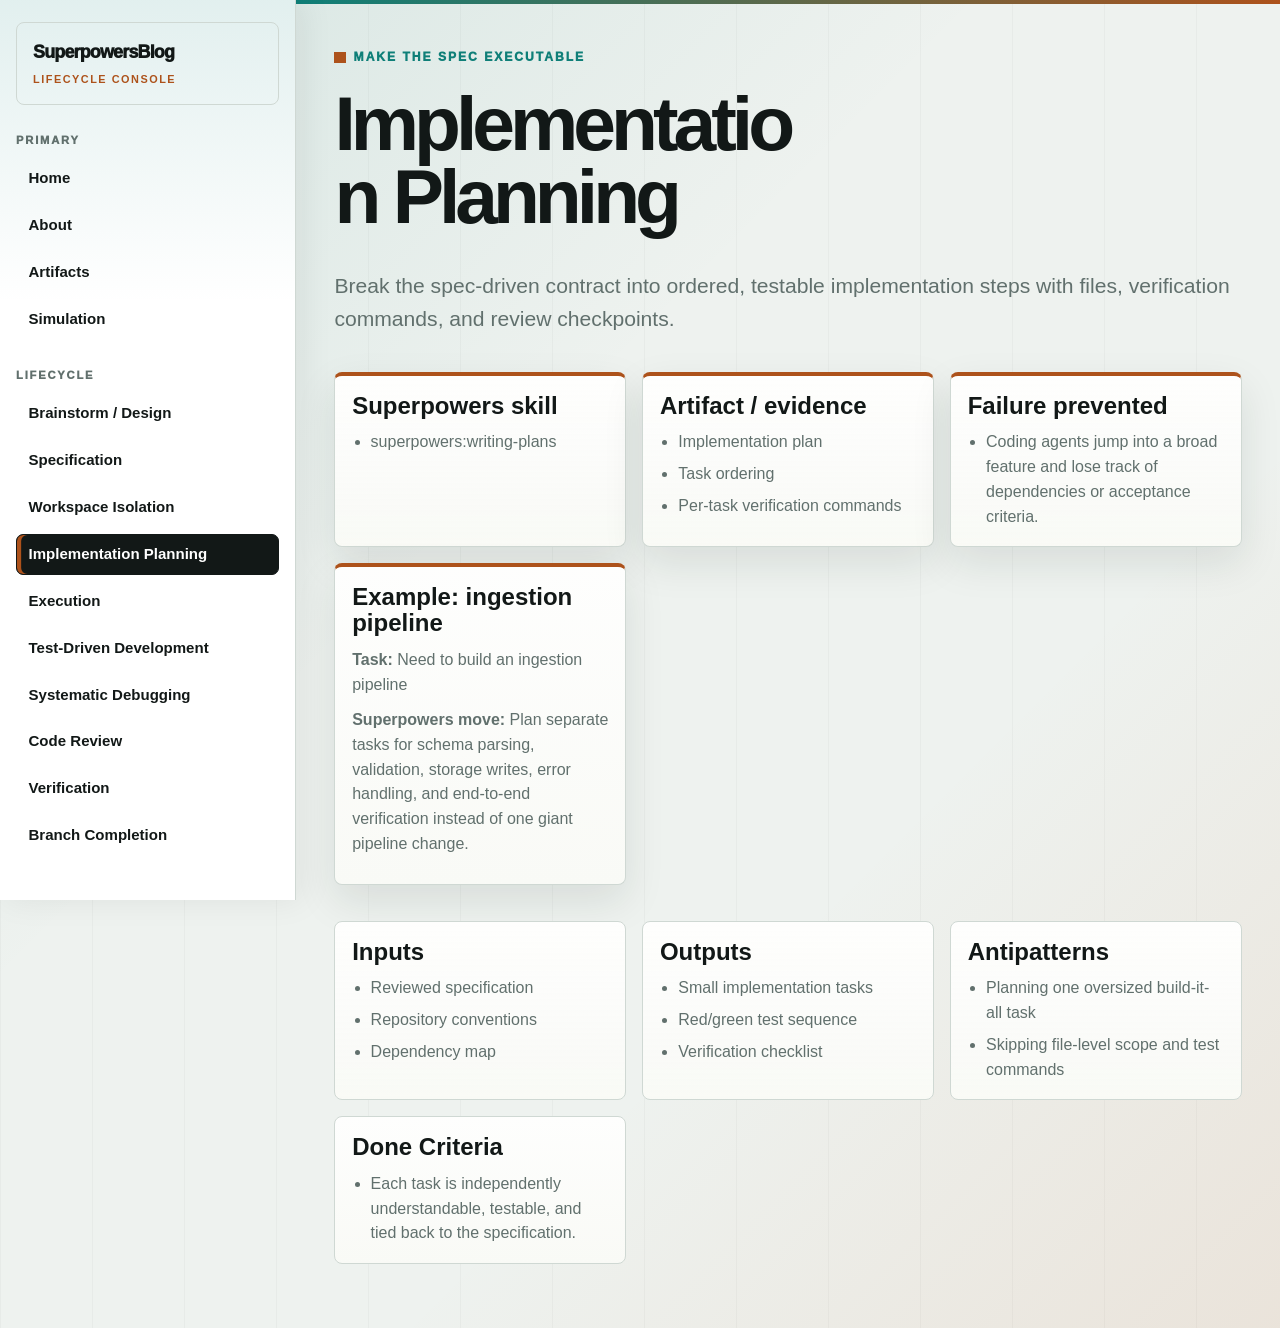
<file: phases/implementation-planning.html>
<!doctype html>
<html lang="en">
<head>
  <meta charset="utf-8">
  <meta name="viewport" content="width=device-width, initial-scale=1">
  <title>Implementation Planning</title>
  <link rel="stylesheet" href="../assets/styles.css">
</head>
<body>
  <a class="skip-link" href="#main-content">Skip to main content</a>
  <header data-nav-root data-nav-base=".." data-page-label="Implementation Planning"></header>
  <main id="main-content" data-phase-root data-phase-base=".." data-phase-slug="implementation-planning"></main>
  <script src="../assets/app.js"></script>
</body>
</html>
</file>
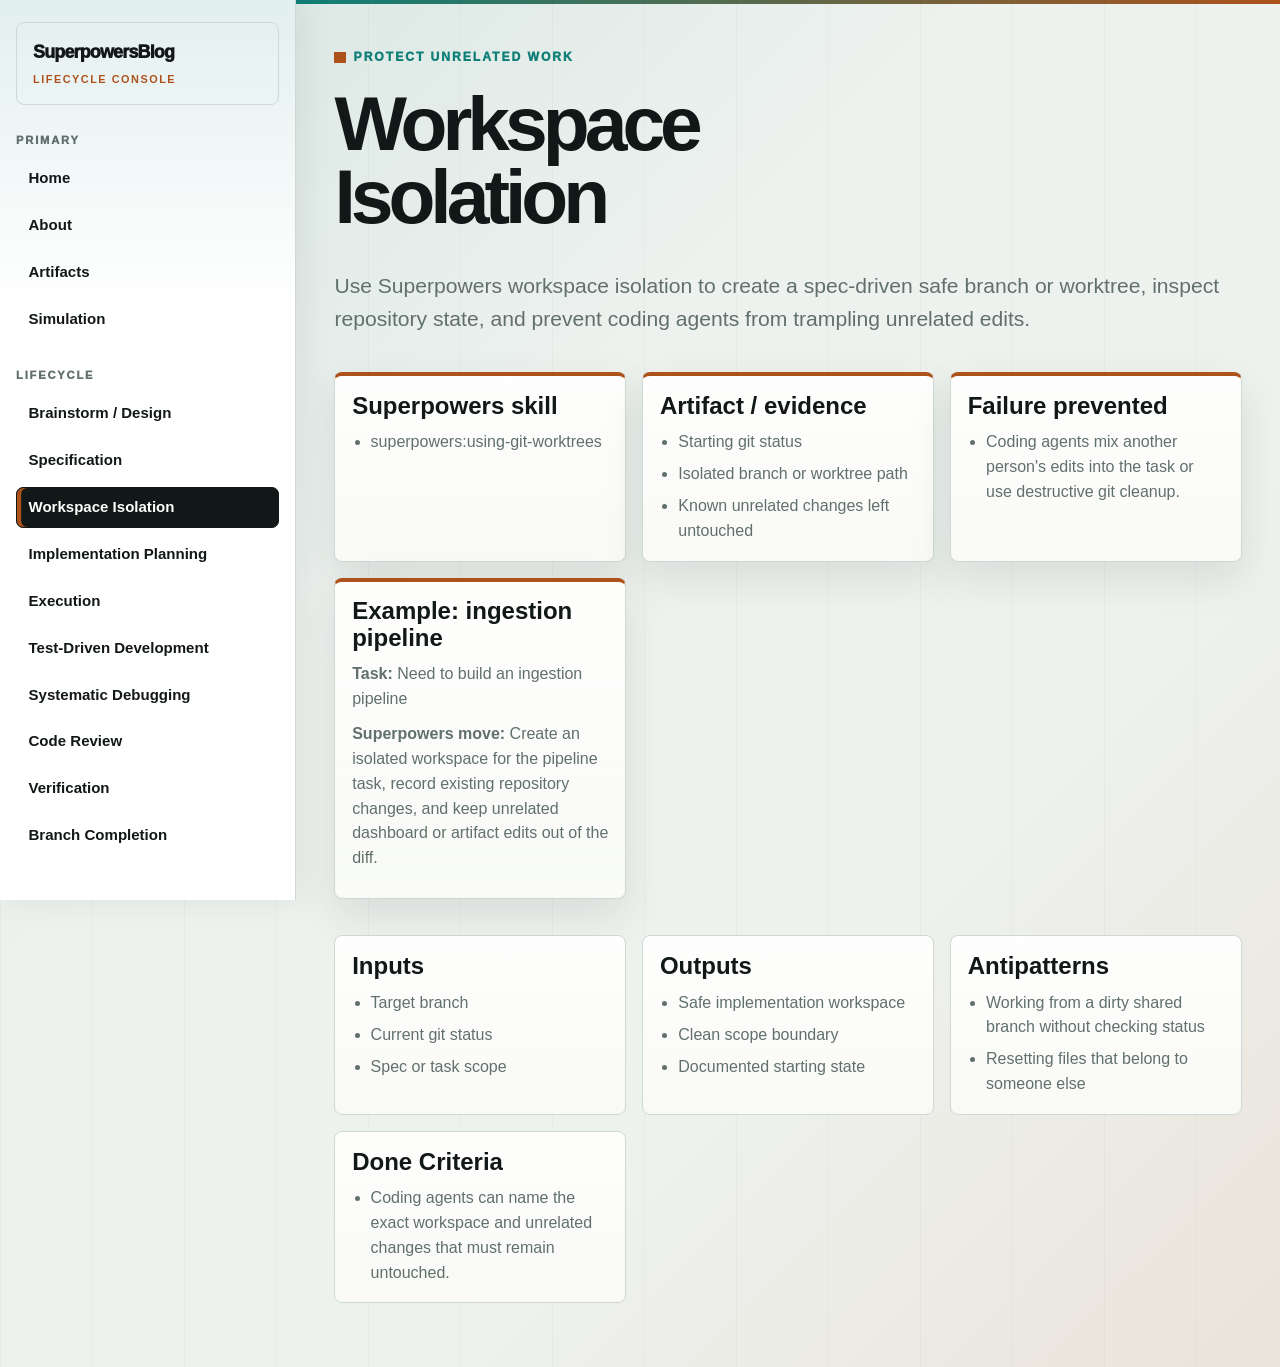
<file: phases/specification.html>
<!doctype html>
<html lang="en">
<head>
  <meta charset="utf-8">
  <meta name="viewport" content="width=device-width, initial-scale=1">
  <title>Workspace Isolation</title>
  <link rel="stylesheet" href="../assets/styles.css">
</head>
<body>
  <a class="skip-link" href="#main-content">Skip to main content</a>
  <header data-nav-root data-nav-base=".." data-page-label="Workspace Isolation"></header>
  <main id="main-content" data-phase-root data-phase-base=".." data-phase-slug="specification"></main>
  <script src="../assets/app.js"></script>
</body>
</html>
</file>
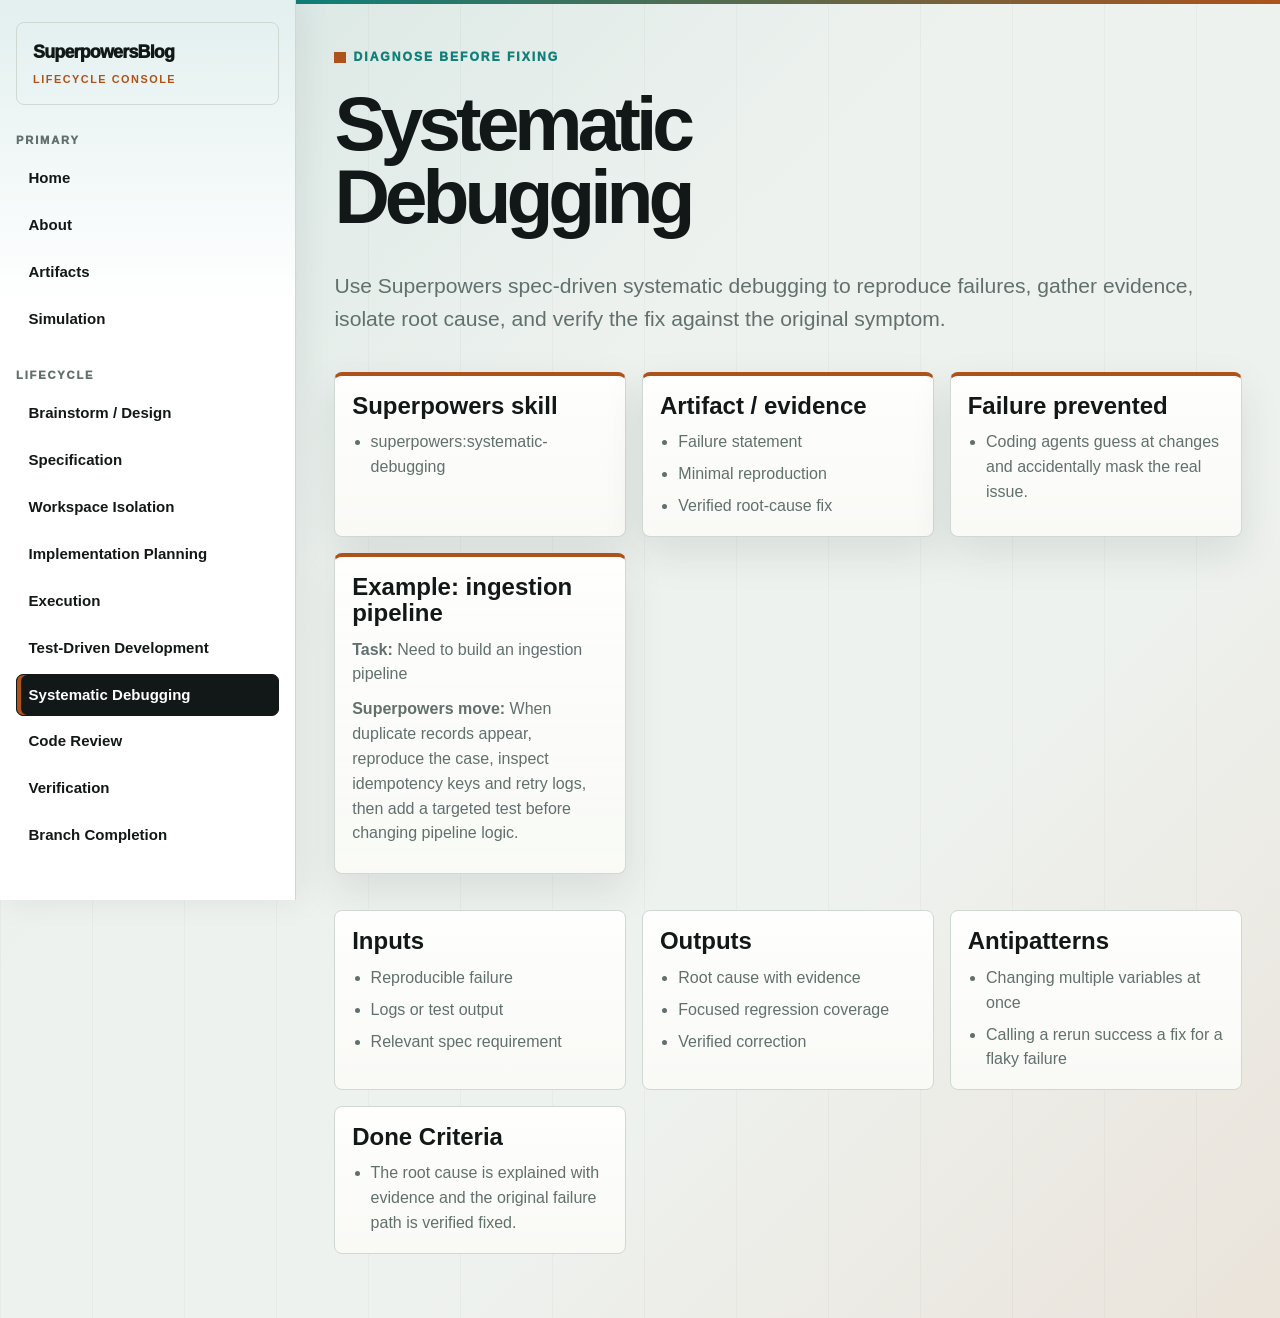
<file: phases/systematic-debugging.html>
<!doctype html>
<html lang="en">
<head>
  <meta charset="utf-8">
  <meta name="viewport" content="width=device-width, initial-scale=1">
  <title>Systematic Debugging</title>
  <link rel="stylesheet" href="../assets/styles.css">
</head>
<body>
  <a class="skip-link" href="#main-content">Skip to main content</a>
  <header data-nav-root data-nav-base=".." data-page-label="Systematic Debugging"></header>
  <main id="main-content" data-phase-root data-phase-base=".." data-phase-slug="systematic-debugging"></main>
  <script src="../assets/app.js"></script>
</body>
</html>
</file>
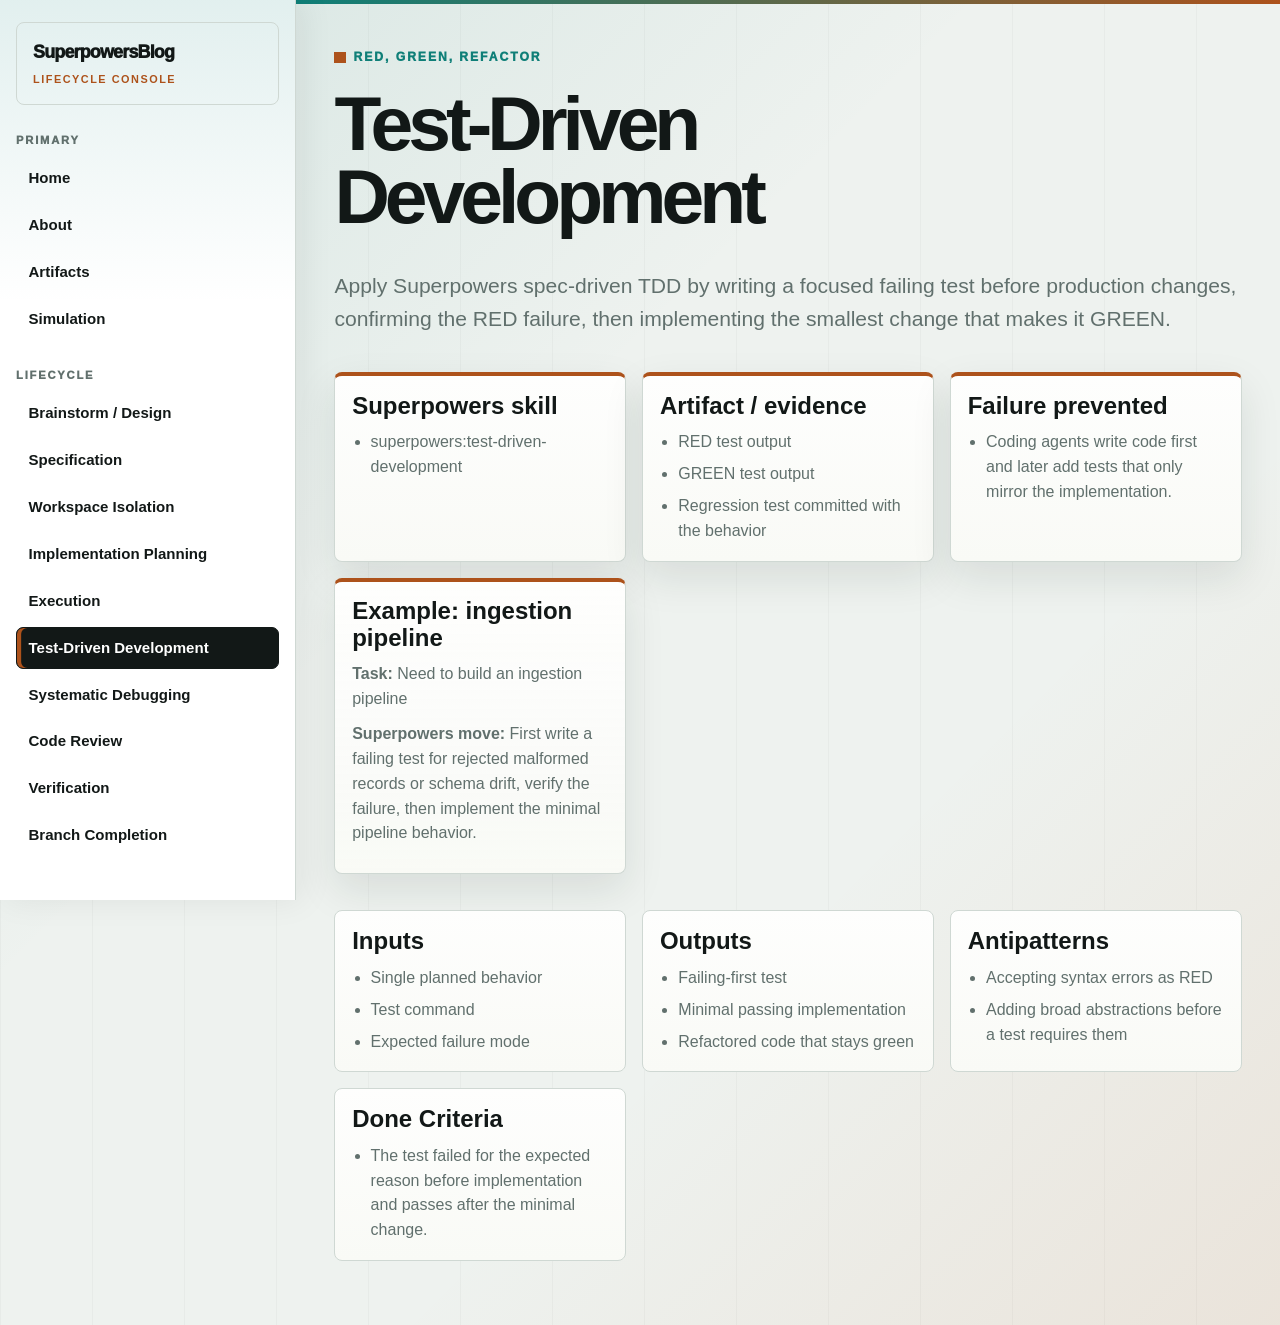
<file: phases/tdd.html>
<!doctype html>
<html lang="en">
<head>
  <meta charset="utf-8">
  <meta name="viewport" content="width=device-width, initial-scale=1">
  <title>Test-Driven Development</title>
  <link rel="stylesheet" href="../assets/styles.css">
</head>
<body>
  <a class="skip-link" href="#main-content">Skip to main content</a>
  <header data-nav-root data-nav-base=".." data-page-label="Test-Driven Development"></header>
  <main id="main-content" data-phase-root data-phase-base=".." data-phase-slug="tdd"></main>
  <script src="../assets/app.js"></script>
</body>
</html>
</file>
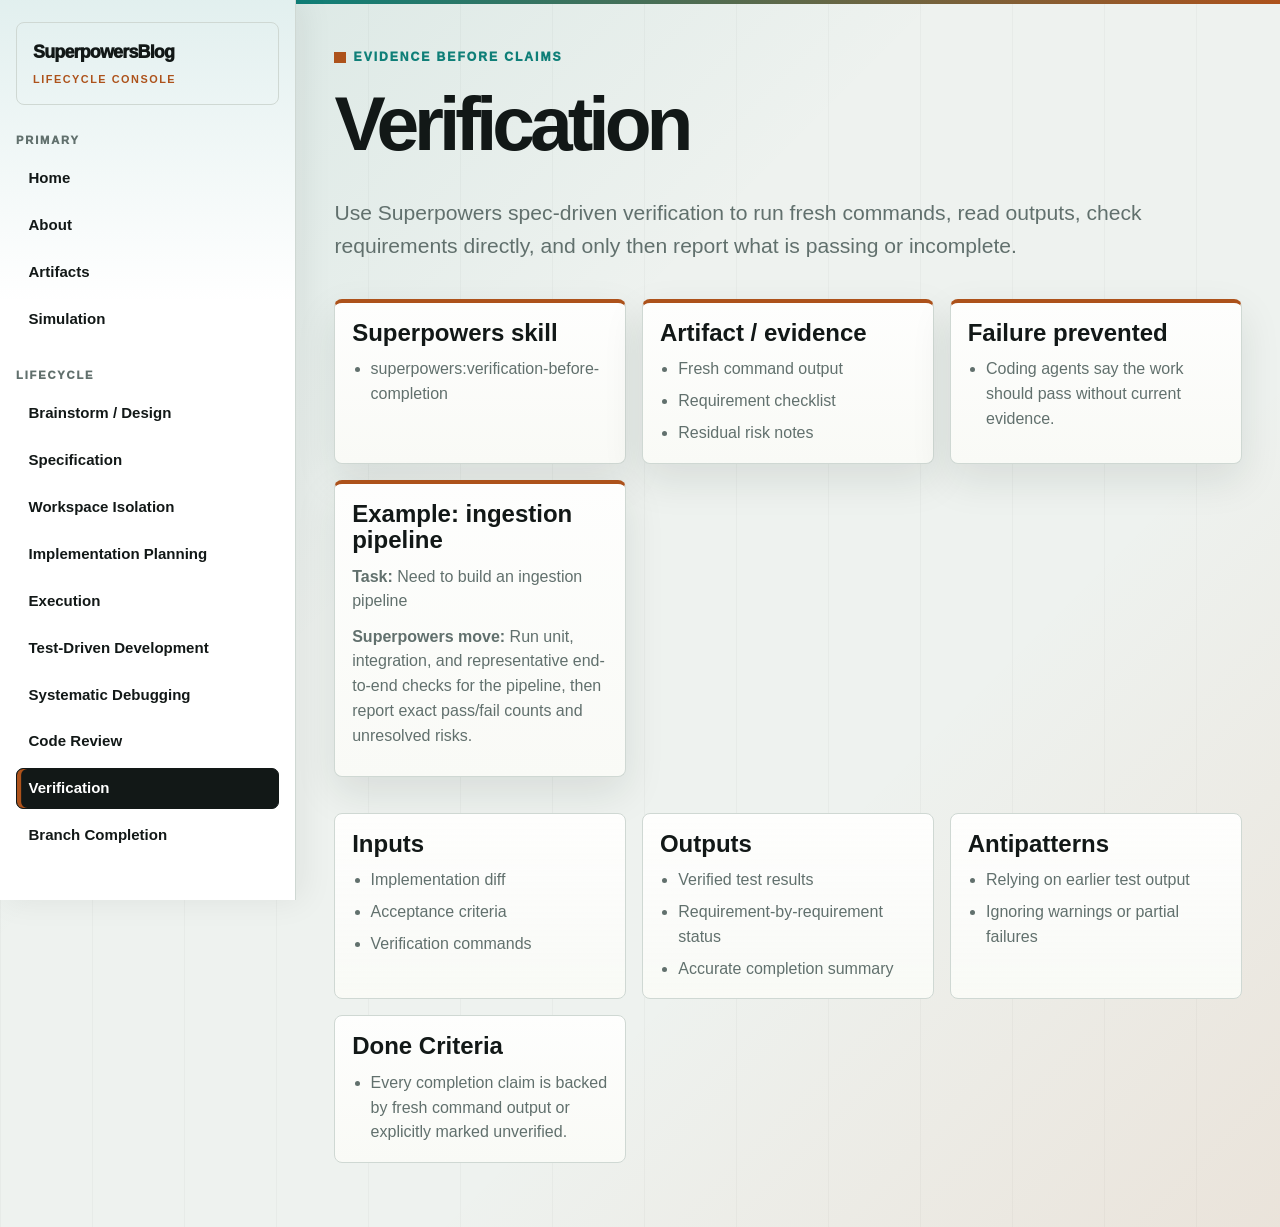
<file: phases/verification.html>
<!doctype html>
<html lang="en">
<head>
  <meta charset="utf-8">
  <meta name="viewport" content="width=device-width, initial-scale=1">
  <title>Verification</title>
  <link rel="stylesheet" href="../assets/styles.css">
</head>
<body>
  <a class="skip-link" href="#main-content">Skip to main content</a>
  <header data-nav-root data-nav-base=".." data-page-label="Verification"></header>
  <main id="main-content" data-phase-root data-phase-base=".." data-phase-slug="verification"></main>
  <script src="../assets/app.js"></script>
</body>
</html>
</file>
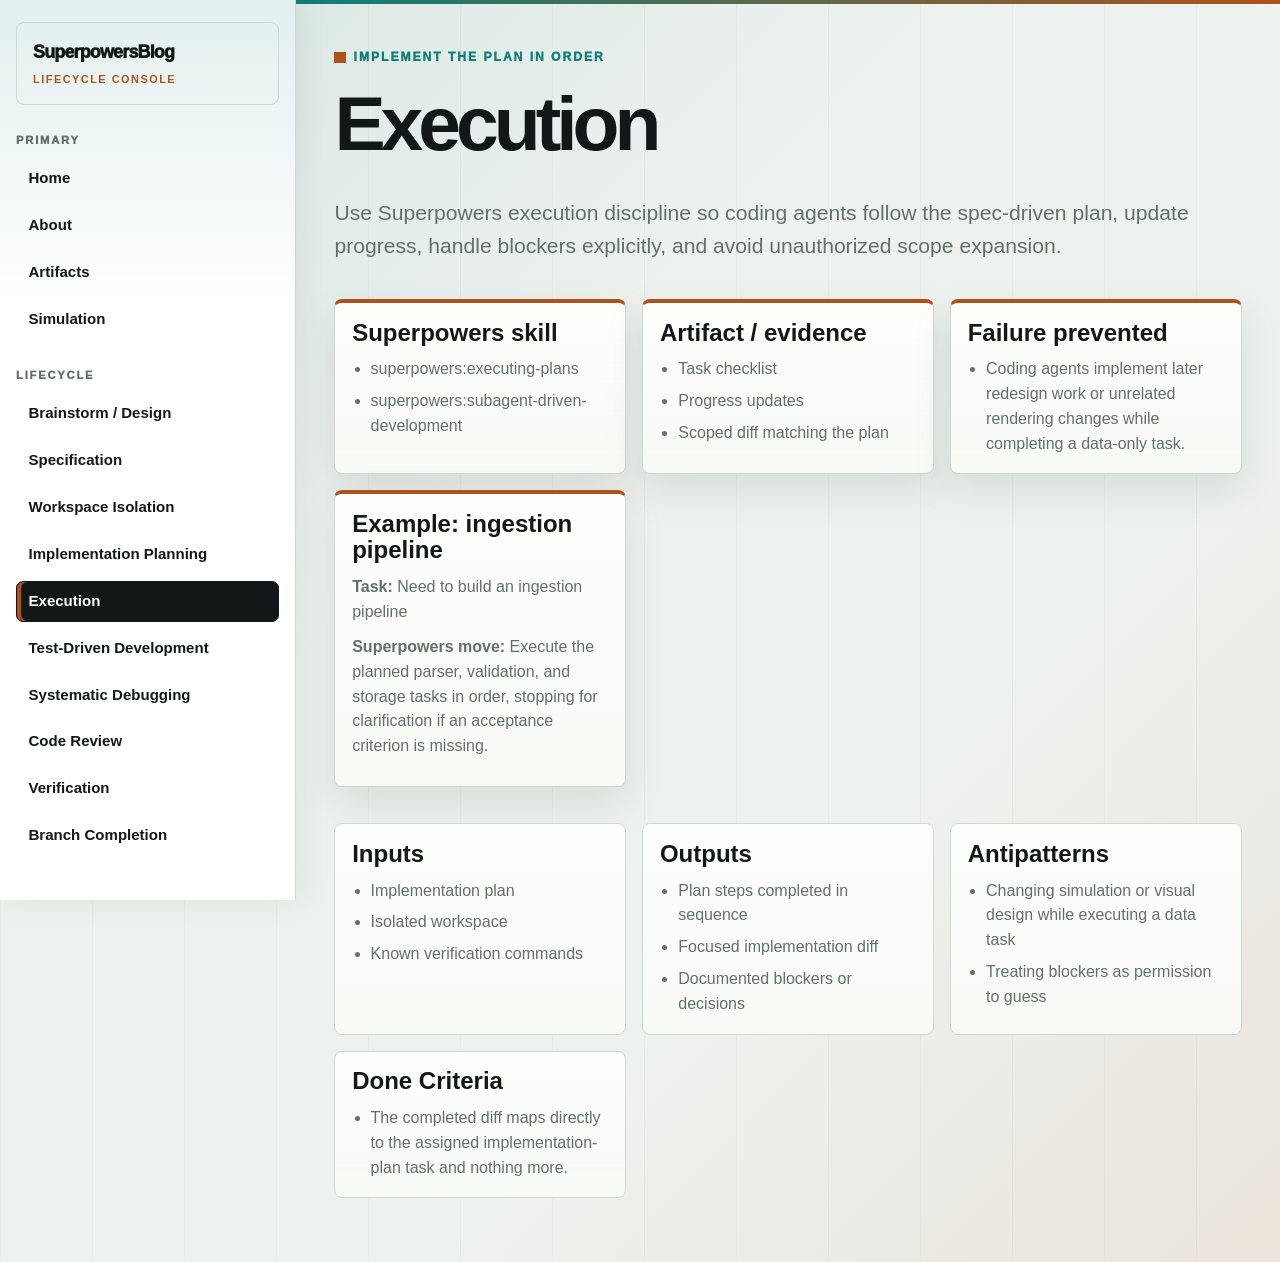
<file: phases/workspace-setup.html>
<!doctype html>
<html lang="en">
<head>
  <meta charset="utf-8">
  <meta name="viewport" content="width=device-width, initial-scale=1">
  <title>Execution</title>
  <link rel="stylesheet" href="../assets/styles.css">
</head>
<body>
  <a class="skip-link" href="#main-content">Skip to main content</a>
  <header data-nav-root data-nav-base=".." data-page-label="Execution"></header>
  <main id="main-content" data-phase-root data-phase-base=".." data-phase-slug="workspace-setup"></main>
  <script src="../assets/app.js"></script>
</body>
</html>
</file>
<file: assets/styles.css>
:root {
  --bg: #eef2ef;
  --surface: #f9faf6;
  --surface-strong: #ffffff;
  --ink: #121817;
  --muted: #61706d;
  --border: #cfd8d3;
  --accent-teal: #0f7f78;
  --accent-orange: #ad521b;
  --focus: #0a5f5a;
  --sidebar-width: 18.5rem;
  --shadow-panel: 0 1rem 2.5rem rgb(22 35 32 / 10%);
}

* {
  box-sizing: border-box;
}

html {
  min-width: 0;
}

body {
  margin: 0;
  background:
    linear-gradient(135deg, rgb(15 127 120 / 11%) 0%, transparent 38%),
    linear-gradient(315deg, rgb(199 98 36 / 10%) 0%, transparent 34%),
    repeating-linear-gradient(90deg, rgb(18 24 23 / 3%) 0 1px, transparent 1px 5.75rem),
    var(--bg);
  color: var(--ink);
  font-family: ui-sans-serif, "Aptos", "Segoe UI", sans-serif;
  line-height: 1.55;
}

body::before {
  background: linear-gradient(90deg, var(--accent-teal), var(--accent-orange));
  content: "";
  height: 0.25rem;
  left: var(--sidebar-width);
  position: fixed;
  right: 0;
  top: 0;
  z-index: 15;
}

a {
  color: var(--accent-teal);
  text-underline-offset: 0.18em;
}

a:hover {
  color: #0a5f5a;
}

img,
svg,
video {
  max-width: 100%;
}

button,
select {
  font: inherit;
}

button,
.button-link {
  align-items: center;
  background: var(--ink);
  border: 1px solid var(--ink);
  border-radius: 7px;
  color: var(--surface-strong);
  cursor: pointer;
  display: inline-flex;
  font-weight: 800;
  justify-content: center;
  letter-spacing: 0.01em;
  padding: 0.72rem 0.95rem;
  text-decoration: none;
}

button:hover,
.button-link:hover {
  background: #22302d;
  color: var(--surface-strong);
}

button:disabled {
  cursor: not-allowed;
  opacity: 0.48;
}

:focus-visible {
  outline: 3px solid var(--focus);
  outline-offset: 3px;
}

.skip-link {
  background: var(--surface-strong);
  border: 2px solid var(--ink);
  border-radius: 7px;
  color: var(--ink);
  font-weight: 900;
  left: 1rem;
  padding: 0.65rem 0.9rem;
  position: absolute;
  text-decoration: none;
  top: 1rem;
  transform: translateY(-150%);
  transition: transform 120ms ease;
  z-index: 70;
}

.skip-link:focus,
.skip-link:focus-visible {
  transform: translateY(0);
}

.site-shell {
  margin: 0 0 0 var(--sidebar-width);
  max-width: 76rem;
  min-width: 0;
  padding: 3rem clamp(1rem, 3vw, 3rem) 4rem;
  width: auto;
}

.site-shell .site-shell {
  margin-left: 0;
  padding-inline: 0;
}

.app-shell {
  position: relative;
  z-index: 30;
}

.drawer-toggle {
  display: none;
}

.drawer-backdrop {
  background: rgb(18 24 23 / 58%);
  inset: 0;
  position: fixed;
  z-index: 40;
}

.drawer-backdrop[hidden] {
  display: none;
}

.sidebar {
  background:
    linear-gradient(180deg, rgb(15 127 120 / 12%), transparent 19rem),
    var(--surface-strong);
  border-right: 1px solid var(--border);
  bottom: 0;
  box-shadow: 0.35rem 0 2rem rgb(22 35 32 / 7%);
  display: flex;
  flex-direction: column;
  gap: 1.35rem;
  left: 0;
  overflow-y: auto;
  padding: 1.35rem 1rem 1.5rem;
  position: fixed;
  top: 0;
  width: var(--sidebar-width);
  z-index: 50;
}

.brand-mark {
  border: 1px solid var(--border);
  border-radius: 8px;
  color: var(--ink);
  display: block;
  font-size: 1.12rem;
  font-weight: 950;
  letter-spacing: -0.045em;
  padding: 1rem;
  text-decoration: none;
}

.brand-mark::after {
  color: var(--accent-orange);
  content: "Lifecycle Console";
  display: block;
  font-size: 0.68rem;
  font-weight: 900;
  letter-spacing: 0.14em;
  margin-top: 0.28rem;
  text-transform: uppercase;
}

.sidebar-nav {
  display: grid;
  gap: 0.35rem;
}

.sidebar-nav::before {
  color: var(--muted);
  content: attr(aria-label);
  font-size: 0.7rem;
  font-weight: 950;
  letter-spacing: 0.16em;
  margin: 0.35rem 0 0.2rem;
  text-transform: uppercase;
}

.sidebar-nav a {
  border: 1px solid transparent;
  border-radius: 7px;
  color: var(--ink);
  display: block;
  font-size: 0.94rem;
  font-weight: 760;
  line-height: 1.25;
  padding: 0.64rem 0.72rem;
  text-decoration: none;
}

.sidebar-nav a:hover,
.sidebar-nav a:focus-visible {
  background: rgb(15 127 120 / 8%);
  border-color: rgb(15 127 120 / 25%);
  color: #0a5f5a;
}

.sidebar-nav a[aria-current="page"] {
  background: var(--ink);
  border-color: var(--ink);
  color: var(--surface-strong);
  box-shadow: inset 0.26rem 0 0 var(--accent-orange);
}

.site-nav {
  display: flex;
  flex-wrap: wrap;
  gap: 0.5rem;
  margin-bottom: 1rem;
}

.site-nav a {
  background: var(--surface-strong);
  border: 1px solid var(--border);
  border-radius: 7px;
  color: var(--accent-teal);
  display: inline-block;
  font-weight: 800;
  padding: 0.42rem 0.75rem;
  text-decoration: none;
}

.site-nav a[aria-current="page"] {
  background: var(--ink);
  border-color: var(--ink);
  color: var(--surface-strong);
}

.page-title,
.phase-title {
  color: var(--ink);
  font-size: clamp(2.2rem, 6vw, 5.1rem);
  letter-spacing: -0.065em;
  line-height: 0.95;
  margin: 0;
  max-width: 11ch;
}

.page-subtitle,
.phase-goal {
  color: var(--muted);
  font-size: clamp(1.05rem, 1.8vw, 1.32rem);
  margin: 1.1rem 0 0;
  max-width: 65rem;
}

.phase-page,
.phase-section,
.simulation-result {
  min-width: 0;
}

.phase-page {
  display: grid;
  gap: 1.25rem;
}

.phase-kicker {
  align-items: center;
  color: var(--accent-teal);
  display: inline-flex;
  font-size: 0.76rem;
  font-weight: 950;
  gap: 0.5rem;
  letter-spacing: 0.16em;
  margin: 0;
  text-transform: uppercase;
}

.phase-kicker::before {
  background: var(--accent-orange);
  content: "";
  height: 0.7rem;
  width: 0.7rem;
}

.phase-title,
.phase-goal,
.phase-section,
.simulation-comparison-card {
  overflow-wrap: anywhere;
}

.phase-grid,
.phase-map {
  display: grid;
  gap: 1rem;
  grid-template-columns: repeat(auto-fit, minmax(min(100%, 17rem), 1fr));
  margin-top: 1rem;
}

.phase-grid--primary .phase-section {
  border-top: 4px solid var(--accent-orange);
}

.phase-grid--secondary .phase-section {
  box-shadow: none;
}

.about-capability-grid {
  display: grid;
  gap: 0.65rem;
  grid-template-columns: repeat(auto-fit, minmax(min(100%, 13rem), 1fr));
  margin-top: 1rem;
}

.about-capability-grid span {
  background: rgb(15 127 120 / 8%);
  border: 1px solid rgb(15 127 120 / 22%);
  border-radius: 999px;
  color: var(--ink);
  font-size: 0.86rem;
  font-weight: 850;
  padding: 0.62rem 0.82rem;
}

.about-platform-grid .phase-section {
  border-top: 4px solid var(--accent-teal);
}

.about-profile-card {
  border-top: 4px solid var(--accent-orange);
}

.phase-map {
  counter-reset: lifecycle;
  list-style: none;
  padding: 0;
}

.phase-map li,
.phase-section {
  background:
    linear-gradient(180deg, rgb(255 255 255 / 80%), rgb(249 250 246 / 92%)),
    var(--surface);
  border: 1px solid var(--border);
  border-radius: 8px;
  box-shadow: var(--shadow-panel);
  padding: 1.05rem;
}

.phase-map li {
  counter-increment: lifecycle;
  display: grid;
  gap: 0.5rem;
}

.phase-map li::before {
  color: var(--accent-orange);
  content: counter(lifecycle, decimal-leading-zero);
  font-size: 0.78rem;
  font-weight: 950;
  letter-spacing: 0.13em;
}

.phase-section h2,
.phase-section h3,
.phase-section h4 {
  color: var(--ink);
  line-height: 1.1;
  margin: 0 0 0.7rem;
}

.phase-section p {
  color: var(--muted);
  margin: 0.65rem 0;
}

.phase-section ul,
.phase-section ol {
  color: var(--muted);
  margin: 0;
  padding-left: 1.15rem;
}

.phase-section li + li {
  margin-top: 0.45rem;
}

.artifacts-page .phase-section:nth-of-type(1),
.simulation-generated-views,
.simulation-phase-roadmap {
  border-top: 4px solid var(--accent-teal);
}

form[data-simulation-form] {
  align-items: end;
  background: var(--surface-strong);
  border: 1px solid var(--border);
  border-radius: 8px;
  box-shadow: var(--shadow-panel);
  display: grid;
  gap: 0.9rem;
  grid-template-columns: repeat(auto-fit, minmax(min(100%, 13.5rem), 1fr));
  margin-top: 1rem;
  padding: 1rem;
}

form[data-simulation-form] label {
  color: var(--ink);
  display: grid;
  gap: 0.4rem;
  font-size: 0.83rem;
  font-weight: 900;
  letter-spacing: 0.05em;
  text-transform: uppercase;
}

form[data-simulation-form] select {
  appearance: none;
  background: var(--surface);
  border: 1px solid var(--border);
  border-radius: 7px;
  color: var(--ink);
  min-width: 0;
  padding: 0.72rem 0.78rem;
  width: 100%;
}

form[data-simulation-form] button {
  min-width: 0;
  width: 100%;
}

.simulation-toggle {
  align-items: center;
  display: flex;
  gap: 0.5rem;
}

.simulation-toggle input {
  accent-color: var(--accent-teal);
  inline-size: auto;
}

.simulation-stepper {
  align-items: center;
  display: flex;
  justify-content: space-between;
  gap: 1rem;
}

.simulation-stepper-controls {
  display: flex;
  flex-wrap: wrap;
  gap: 0.65rem;
}

.simulation-stepper-controls button {
  min-width: 7rem;
}

.simulation-active-phase {
  border-color: rgb(15 127 120 / 45%);
  box-shadow: var(--shadow-panel), inset 0.32rem 0 0 var(--accent-teal);
}

.simulation-phase-summary[data-phase-status="active"] {
  border-color: rgb(15 127 120 / 45%);
  box-shadow: inset 0.28rem 0 0 var(--accent-teal);
}

.simulation-phase-summary[data-phase-status="completed"] {
  background: rgb(15 127 120 / 8%);
}

.simulation-metrics {
  display: grid;
  gap: 0.65rem;
  margin: 1rem 0;
}

.simulation-metrics div {
  align-items: baseline;
  border-bottom: 1px solid var(--border);
  display: flex;
  justify-content: space-between;
  gap: 1rem;
  padding-bottom: 0.5rem;
}

.simulation-metrics dt {
  color: var(--muted);
  font-weight: 800;
}

.simulation-metrics dd {
  color: var(--ink);
  font-weight: 950;
  margin: 0;
}

.simulation-failure-mode {
  border-color: rgb(199 98 36 / 50%);
  box-shadow: var(--shadow-panel), inset 0.32rem 0 0 var(--accent-orange);
}

.simulation-comparison .phase-grid {
  grid-template-columns: repeat(auto-fit, minmax(min(100%, 20rem), 1fr));
}

.simulation-generated-view {
  position: relative;
}

.simulation-generated-view::before {
  color: var(--accent-orange);
  content: attr(data-generated-view);
  display: block;
  font-size: 0.68rem;
  font-weight: 950;
  letter-spacing: 0.12em;
  margin-bottom: 0.55rem;
  text-transform: uppercase;
}

@media (max-width: 860px) {
  body::before {
    left: 0;
  }

  .site-shell {
    margin-left: 0;
    padding-top: 5.2rem;
  }

  .drawer-toggle {
    background: var(--surface-strong);
    border: 1px solid var(--border);
    border-radius: 7px;
    box-shadow: 0 0.6rem 1.5rem rgb(22 35 32 / 16%);
    color: var(--ink);
    display: inline-flex;
    font-weight: 950;
    left: 1rem;
    padding: 0.62rem 0.9rem;
    position: fixed;
    top: 1rem;
    z-index: 60;
  }

  .drawer-toggle::before {
    color: var(--accent-orange);
    content: "//";
    margin-right: 0.45rem;
  }

  .sidebar {
    box-shadow: 0 1rem 3rem rgb(18 24 23 / 24%);
    max-width: calc(100vw - 2.2rem);
    transform: translateX(-105%);
    transition: transform 180ms ease;
  }

  .app-shell[data-drawer-open="true"] .sidebar {
    padding-top: 4.8rem;
    transform: translateX(0);
  }

  .phase-grid,
  .phase-map,
  form[data-simulation-form],
  .simulation-comparison .phase-grid {
    grid-template-columns: 1fr;
  }

  .skip-link {
    left: 5.7rem;
  }
}

@media (max-width: 560px) {
  .site-shell {
    padding-inline: 0.85rem;
  }

  .page-title,
  .phase-title {
    font-size: clamp(2.05rem, 16vw, 3.5rem);
  }

  form[data-simulation-form] button,
  .simulation-stepper-controls button {
    width: 100%;
  }

  .simulation-stepper,
  .simulation-stepper-controls {
    align-items: stretch;
    flex-direction: column;
  }

  .simulation-metrics div {
    align-items: flex-start;
    flex-direction: column;
    gap: 0.25rem;
  }
}
</file>
